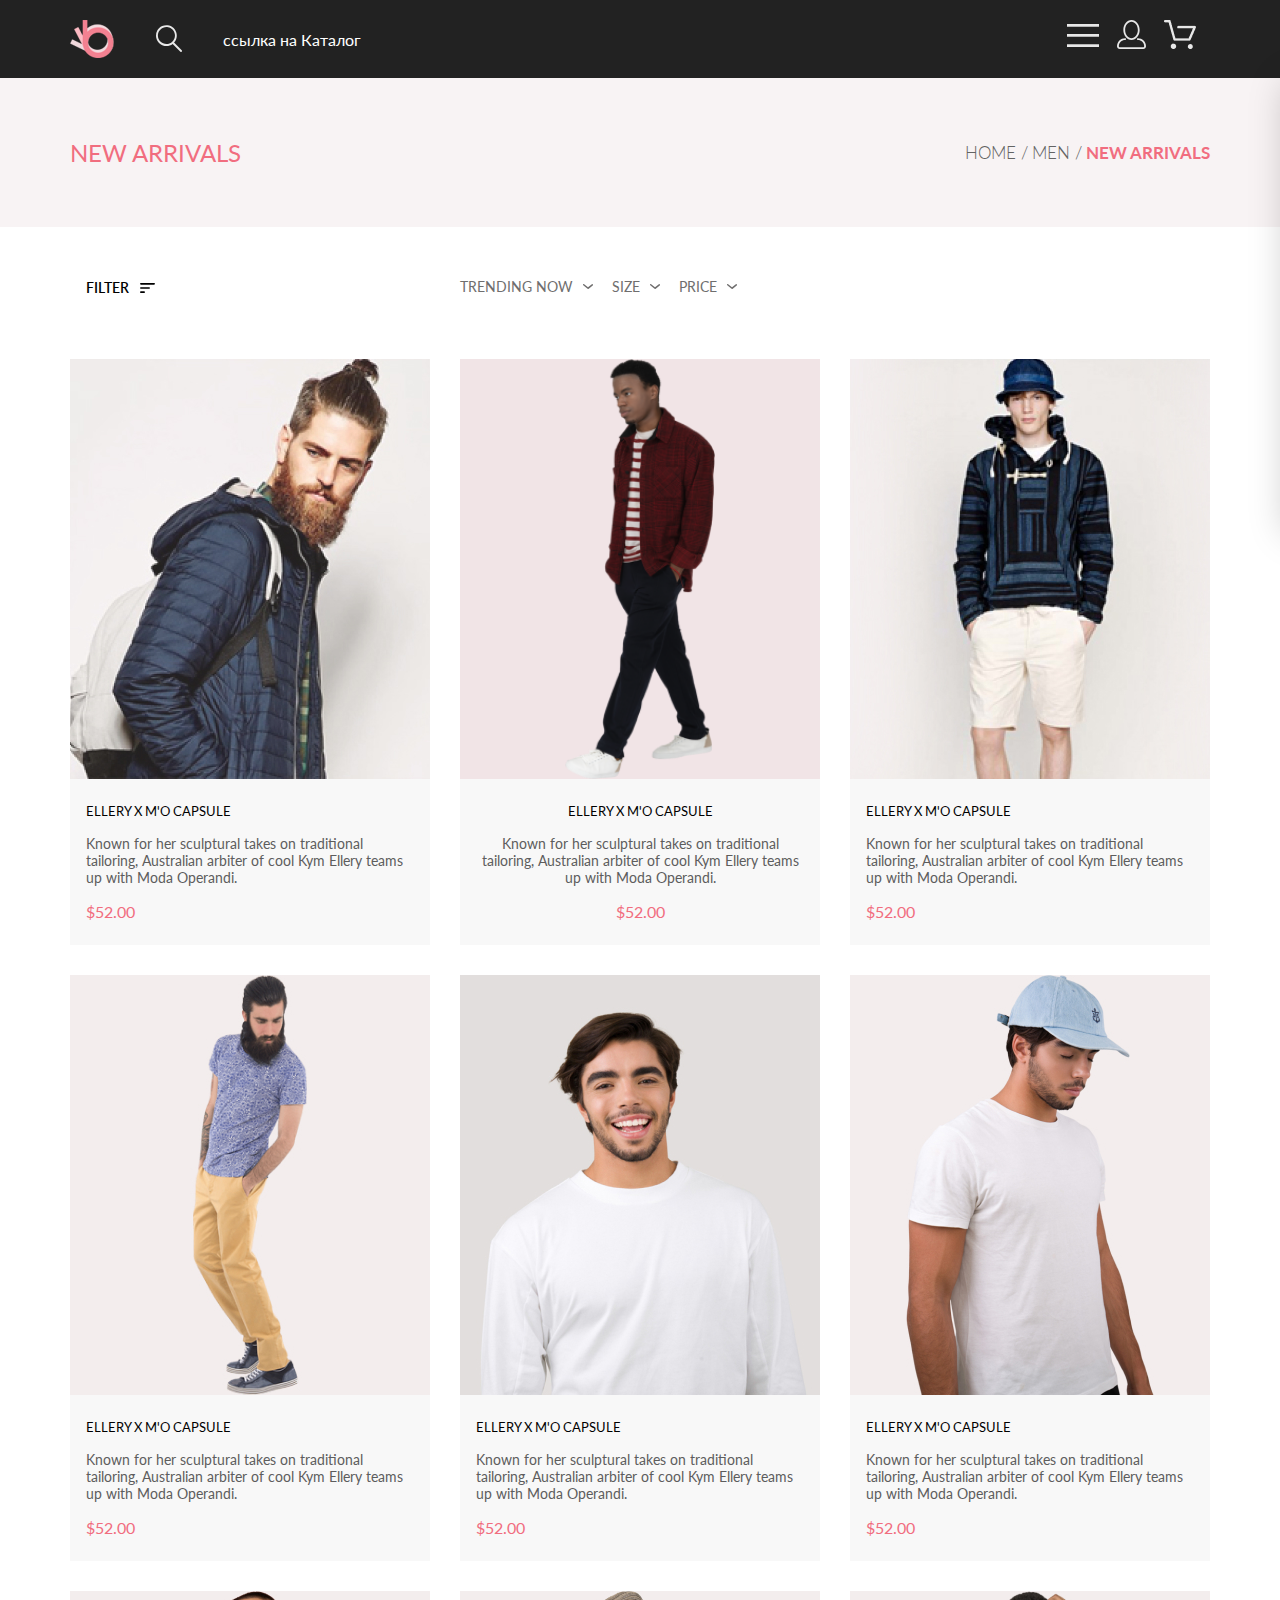
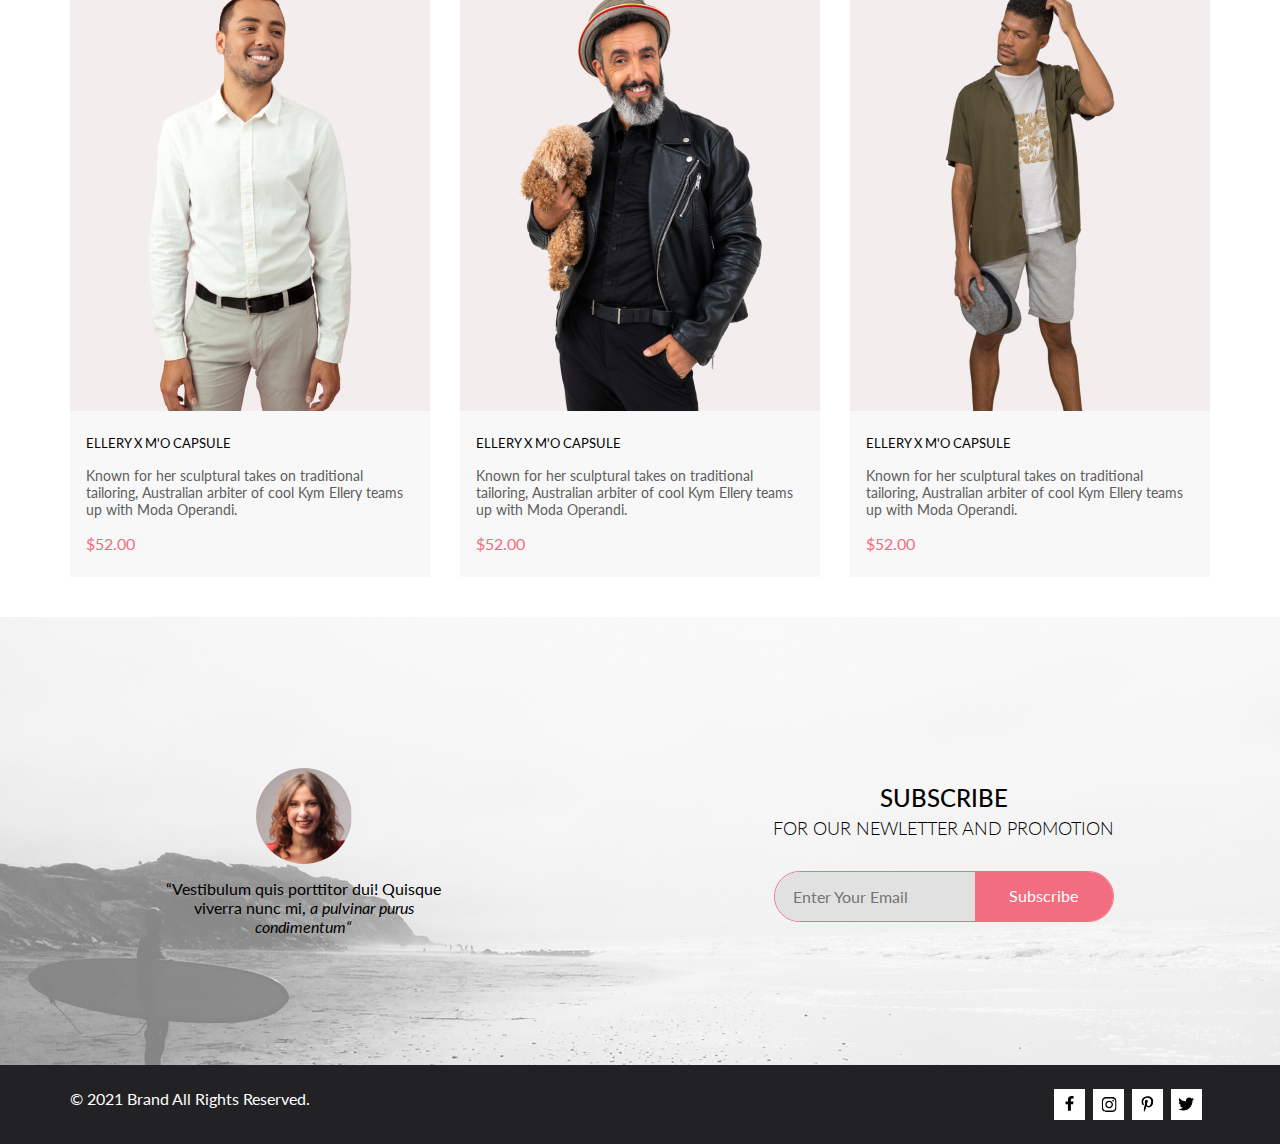
<file: index.html>
<!DOCTYPE html>
<html lang="en">
<head>
    <link rel="preconnect" href="https://fonts.googleapis.com">
    <link rel="preconnect" href="https://fonts.gstatic.com" crossorigin>
    <link href="https://fonts.googleapis.com/css2?family=Lato:wght@300;400;700&display=swap" rel="stylesheet">
    <meta charset="UTF-8">
    <meta http-equiv="X-UA-Compatible" content="IE=edge">
    <meta name="viewport" content="width=device-width, initial-scale=1.0">
    <title>Brand 2</title>
    <link rel="stylesheet" href="css/style.css">
    <link rel="stylesheet" href="css/reset.css">
</head>
<body>
    <div class="box-content">
        
        <header class="header center">
            <div class="header__left">
                <a href="index.html" class="logo"><img src="img/logo.svg" alt=""></a>
                <svg width="27" height="28" viewBox="0 0 27 28" fill="none" xmlns="http://www.w3.org/2000/svg">
                    <path d="M19.0589 17.6249C20.6705 15.8648 21.6275 13.6038 21.769 11.2215C21.9106 8.8392 21.2281 6.48075 19.8362 4.5422C18.4443 2.60365 16.4278 1.20306 14.1252 0.575643C11.8227 -0.0517774 9.37437 0.132183 7.19143 1.09663C5.0085 2.06108 3.22389 3.74727 2.1373 5.87205C1.05071 7.99682 0.728322 10.4308 1.22426 12.7652C1.72021 15.0996 3.00428 17.1922 4.86085 18.6917C6.71741 20.1912 9.0334 21.0063 11.4199 20.9999C13.6723 21.003 15.8638 20.269 17.6599 18.9099L25.4079 26.7169C25.4934 26.806 25.5958 26.8771 25.7091 26.926C25.8225 26.975 25.9444 27.0008 26.0679 27.0019C26.1916 27.0023 26.314 26.9772 26.4276 26.9282C26.5411 26.8792 26.6434 26.8072 26.7279 26.7169C26.9018 26.536 26.999 26.2949 26.999 26.0439C26.999 25.793 26.9018 25.5518 26.7279 25.3709L19.0589 17.6249ZM2.88589 10.4999C2.89873 8.81465 3.41021 7.17089 4.35586 5.77587C5.30151 4.38086 6.63899 3.29703 8.1997 2.66102C9.76042 2.02501 11.4745 1.86529 13.1258 2.202C14.7772 2.53871 16.2919 3.35678 17.479 4.55307C18.6661 5.74935 19.4725 7.27031 19.7965 8.92421C20.1204 10.5781 19.9475 12.2909 19.2995 13.8467C18.6515 15.4024 17.5574 16.7315 16.1551 17.6664C14.7529 18.6013 13.1052 19.1001 11.4199 19.0999C9.14843 19.0891 6.97409 18.1774 5.3741 16.5651C3.77412 14.9527 2.87924 12.7714 2.88589 10.4999Z" fill="#E8E8E8"/>
                    </svg>
                    <a class="link-catalog" href="catalog.html">ссылка на Каталог</a>
            </div>

            <div class="header__right">
                <label for="burger"><img class="header__burger-img" src="img/burger.svg" 
                    alt="burger-menu"></label>
                <input id="burger" type="checkbox">
                <nav class="nav">
                    <ul>
                        <div class="nav__title">MENU</div>
                        <li >
                            <a class="nav__link" href="#">WOMAN</a>
                            <ul>
                                <li class="nav__list"><a href="">T-Shirt</a></li>
                                <li class="nav__list"><a href="">Denim</a></li>
                                <li class="nav__list"><a href="">Dress</a></li>
                                <li class="nav__list"><a href="">Shoes</a></li>
                            </ul>
                        </li>
                        <li>
                            <a class="nav__link" href="#">MAN</a>
                            <ul>
                                <li class="nav__list"><a href="">T-Shirt</a></li>
                                <li class="nav__list"><a href="">Denim</a></li>
                                <li class="nav__list"><a href="">Dress</a></li>
                                <li class="nav__list"><a href="">Shoes</a></li>
                            </ul>
                        </li>
                        <li>
                            <a class="nav__link" href="#">KIDS</a>
                            <ul>
                                <li class="nav__list"><a href="">T-Shirt</a></li>
                                <li class="nav__list"><a href="">Denim</a></li>
                                <li class="nav__list"><a href="">Dress</a></li>
                                <li class="nav__list"><a href="">Shoes</a></li>
                            </ul>
                        </li>
                    </ul>
                    
                </nav>
                <img src="img/man-icon.svg" alt="man-icon">
                <img class="header__basket-icon" src="img/basket-icon.png" alt="basket-icon">
            </div>

        </header>
        <div class="top-head center">
            <h2 class="top-head__heading">NEW ARRIVALS</h2>
            <nav class="breadcrumbs">
                <a href="" class="breadcrumbs__link">HOME /</a>
                <a href="" class="breadcrumbs__link">MEN /</a>
                <a href="" class="breadcrumbs__link breadcrumbs__link_site">NEW ARRIVALS</a>
            </nav>
        </div>
    
        <div class="filter-sort center">
            <details class="filter" >
                <!-- open -->
                <summary class="filter__summary"><span class="filter__heading">FILTER</span>
                    <svg width="15" height="10" viewBox="0 0 15 10" fill="none" xmlns="http://www.w3.org/2000/svg">
                        <path d="M0.833333 10H4.16667C4.625 10 5 9.625 5 9.16667C5 8.70833 4.625 8.33333 4.16667 8.33333H0.833333C0.375 8.33333 0 8.70833 0 9.16667C0 9.625 0.375 10 0.833333 10ZM0 0.833333C0 1.29167 0.375 1.66667 0.833333 1.66667H14.1667C14.625 1.66667 15 1.29167 15 0.833333C15 0.375 14.625 0 14.1667 0H0.833333C0.375 0 0 0.375 0 0.833333ZM0.833333 5.83333H9.16667C9.625 5.83333 10 5.45833 10 5C10 4.54167 9.625 4.16667 9.16667 4.16667H0.833333C0.375 4.16667 0 4.54167 0 5C0 5.45833 0.375 5.83333 0.833333 5.83333Z" fill="black"/>
                        </svg>
                        
                </summary>
                <div class="filter__content">
                    <details open class="filter__item">
                        <summary class="filter__head">
                            CATEGORY
                        </summary>
                        <div class="filter__link-box">
                            <a href="" class="filter__link"> Accessories</a>
                        <a href="" class="filter__link"> Bags</a>
                        <a href="" class="filter__link"> Denim</a>
                        <a href="" class="filter__link"> Hoodies & Sweatshirts</a>
                        <a href="" class="filter__link"> Jackets & Coats</a>
                        <a href="" class="filter__link"> Polos</a>
                        <a href="" class="filter__link"> Shirts</a>
                        <a href="" class="filter__link"> Shoes</a>
                        <a href="" class="filter__link"> Sweaters & Knits</a>
                        <a href="" class="filter__link"> T-Shirts</a>
                        <a href="" class="filter__link"> Tanks</a>
                        </div>
                    </details>
                    <details class="filter__item">
                        <summary class="filter__head">
                            BRAND
                        </summary>
                        <div class="filter__link-box">
                            <a href="" class="filter__link"> Accessories</a>
                        <a href="" class="filter__link"> Bags</a>
                        <a href="" class="filter__link"> Denim</a>
                        <a href="" class="filter__link"> Hoodies & Sweatshirts</a>
                        <a href="" class="filter__link"> Jackets & Coats</a>
                        <a href="" class="filter__link"> Polos</a>
                        <a href="" class="filter__link"> Shirts</a>
                        <a href="" class="filter__link"> Shoes</a>
                        <a href="" class="filter__link"> Sweaters & Knits</a>
                        <a href="" class="filter__link"> T-Shirts</a>
                        <a href="" class="filter__link"> Tanks</a>
                        </div>
                    </details>
                    <details class="filter__item">
                        <summary class="filter__head">
                            DESIGN
                        </summary>
                        <div class="filter__link-box">
                            <a href="" class="filter__link"> Accessories</a>
                        <a href="" class="filter__link"> Bags</a>
                        <a href="" class="filter__link"> Denim</a>
                        <a href="" class="filter__link"> Hoodies & Sweatshirts</a>
                        <a href="" class="filter__link"> Jackets & Coats</a>
                        <a href="" class="filter__link"> Polos</a>
                        <a href="" class="filter__link"> Shirts</a>
                        <a href="" class="filter__link"> Shoes</a>
                        <a href="" class="filter__link"> Sweaters & Knits</a>
                        <a href="" class="filter__link"> T-Shirts</a>
                        <a href="" class="filter__link"> Tanks</a>
                        </div>
                    </details>
                </div>
            </details>
            <div class="sort">
                <details class="sort__details">
                    <summary class="sort__summary"><span class="sort__heading">TRENDING NOW</span>
                        <svg width="11" height="6" viewBox="0 0 11 6" fill="none" xmlns="http://www.w3.org/2000/svg">
                            <path d="M5.00214 5.00214C4.83521 5.00247 4.67343 4.94433 4.54488 4.83782L0.258102 1.2655C0.112196 1.14422 0.0204417 0.969958 0.00302325 0.781035C-0.0143952 0.592112 0.0439493 0.404007 0.165221 0.258101C0.286493 0.112196 0.460759 0.0204417 0.649682 0.00302327C0.838605 -0.0143952 1.02671 0.043949 1.17262 0.165221L5.00214 3.36602L8.83167 0.279536C8.90475 0.220188 8.98884 0.175869 9.0791 0.149125C9.16937 0.122382 9.26403 0.113741 9.35764 0.1237C9.45126 0.133659 9.54198 0.162021 9.6246 0.207156C9.70722 0.252292 9.7801 0.313311 9.83906 0.386705C9.90449 0.460167 9.95405 0.546351 9.98462 0.639855C10.0152 0.733359 10.0261 0.83217 10.0167 0.930097C10.0073 1.02802 9.97784 1.12296 9.93005 1.20895C9.88227 1.29494 9.81724 1.37013 9.73904 1.42982L5.45225 4.88068C5.32002 4.97036 5.16154 5.01312 5.00214 5.00214V5.00214Z" fill="#6F6E6E"/>
                            </svg>
                            
                    </summary>
                    <div class="sort__box">
                        <div class="sort__box_item"><a href="">Modern Color '24</a></div>
                        <div class="sort__box_item"><a href="">From Paris</a></div>
                        <div class="sort__box_item"><a href="">ECO Denim</a></div>
                    </div>
                </details>
    
                <details class="sort__details">
                    <summary class="sort__summary"><span class="sort__heading">SIZE</span>
                        <svg width="11" height="6" viewBox="0 0 11 6" fill="none" xmlns="http://www.w3.org/2000/svg">
                            <path d="M5.00214 5.00214C4.83521 5.00247 4.67343 4.94433 4.54488 4.83782L0.258102 1.2655C0.112196 1.14422 0.0204417 0.969958 0.00302325 0.781035C-0.0143952 0.592112 0.0439493 0.404007 0.165221 0.258101C0.286493 0.112196 0.460759 0.0204417 0.649682 0.00302327C0.838605 -0.0143952 1.02671 0.043949 1.17262 0.165221L5.00214 3.36602L8.83167 0.279536C8.90475 0.220188 8.98884 0.175869 9.0791 0.149125C9.16937 0.122382 9.26403 0.113741 9.35764 0.1237C9.45126 0.133659 9.54198 0.162021 9.6246 0.207156C9.70722 0.252292 9.7801 0.313311 9.83906 0.386705C9.90449 0.460167 9.95405 0.546351 9.98462 0.639855C10.0152 0.733359 10.0261 0.83217 10.0167 0.930097C10.0073 1.02802 9.97784 1.12296 9.93005 1.20895C9.88227 1.29494 9.81724 1.37013 9.73904 1.42982L5.45225 4.88068C5.32002 4.97036 5.16154 5.01312 5.00214 5.00214V5.00214Z" fill="#6F6E6E"/>
                            </svg>
                            
                    </summary>
                    <div class="sort__box">
                        <div class="sort__check">
                            <input id="sort__check1" type="checkbox">
                            <label for="sort__check1">XS</label>
                        </div>
    
                        <div class="sort__check">
                            <input id="sort__check2" type="checkbox">
                            <label for="sort__check2">S</label>
                        </div>
    
                        <div class="sort__check">
                            <input id="sort__check3" type="checkbox">
                            <label for="sort__check3">M</label>
                        </div>
    
                        <div class="sort__check">
                            <input id="sort__check4" type="checkbox">
                            <label for="sort__check4">L</label>
                        </div>
                    </div>
                </details>
    
                <details >
                    <summary class="sort__summary"><span class="sort__heading">PRICE</span>
                        <svg width="11" height="6" viewBox="0 0 11 6" fill="none" xmlns="http://www.w3.org/2000/svg">
                            <path d="M5.00214 5.00214C4.83521 5.00247 4.67343 4.94433 4.54488 4.83782L0.258102 1.2655C0.112196 1.14422 0.0204417 0.969958 0.00302325 0.781035C-0.0143952 0.592112 0.0439493 0.404007 0.165221 0.258101C0.286493 0.112196 0.460759 0.0204417 0.649682 0.00302327C0.838605 -0.0143952 1.02671 0.043949 1.17262 0.165221L5.00214 3.36602L8.83167 0.279536C8.90475 0.220188 8.98884 0.175869 9.0791 0.149125C9.16937 0.122382 9.26403 0.113741 9.35764 0.1237C9.45126 0.133659 9.54198 0.162021 9.6246 0.207156C9.70722 0.252292 9.7801 0.313311 9.83906 0.386705C9.90449 0.460167 9.95405 0.546351 9.98462 0.639855C10.0152 0.733359 10.0261 0.83217 10.0167 0.930097C10.0073 1.02802 9.97784 1.12296 9.93005 1.20895C9.88227 1.29494 9.81724 1.37013 9.73904 1.42982L5.45225 4.88068C5.32002 4.97036 5.16154 5.01312 5.00214 5.00214V5.00214Z" fill="#6F6E6E"/>
                            </svg>
                            
                    </summary>
                </details>
            </div>
        </div>
    
        <div class="product-box center">
            <div class="product">
                <div class="product__img-btn-wrap">
                    <div class="product__hide-wrapper">
                        <div class="product__hide-btn">
                            <svg width="27" height="25" viewBox="0 0 27 25" fill="none" xmlns="http://www.w3.org/2000/svg">
                                <path d="M5.49847 22.185C5.50635 21.752 5.64091 21.3309 5.88519 20.9748C6.12947 20.6186 6.47261 20.3431 6.87158 20.1828C7.27055 20.0226 7.7076 19.9848 8.12781 20.0741C8.54802 20.1635 8.93269 20.376 9.23358 20.685C9.53447 20.994 9.73817 21.3857 9.81909 21.811C9.90002 22.2363 9.85453 22.6763 9.68842 23.0756C9.52231 23.475 9.24296 23.8161 8.88538 24.0559C8.52779 24.2957 8.10791 24.4237 7.67847 24.4237C7.38956 24.4211 7.10399 24.3611 6.83807 24.2472C6.57216 24.1333 6.3311 23.9676 6.12866 23.7597C5.92623 23.5518 5.76639 23.3057 5.65826 23.0355C5.55013 22.7653 5.49584 22.4763 5.49847 22.185ZM21.3045 24.4237C20.8711 24.4303 20.4453 24.3087 20.0797 24.074C19.7141 23.8393 19.4247 23.5017 19.2471 23.103C19.0696 22.7042 19.0117 22.2618 19.0806 21.8303C19.1496 21.3988 19.3423 20.9971 19.6351 20.6748C19.9278 20.3524 20.3077 20.1236 20.728 20.0165C21.1482 19.9095 21.5903 19.929 21.9997 20.0724C22.4091 20.2159 22.7679 20.4771 23.0317 20.8238C23.2956 21.1706 23.453 21.5877 23.4845 22.0236C23.5269 22.6155 23.3369 23.2004 22.9555 23.6523C22.7706 23.8745 22.5436 24.0574 22.2877 24.1901C22.0319 24.3227 21.7524 24.4025 21.4655 24.4247L21.3045 24.4237ZM8.59351 17.4855C8.38116 17.4851 8.17488 17.414 8.00671 17.2833C7.83855 17.1525 7.71792 16.9694 7.66351 16.7624L3.73651 2.19527H0.978516C0.719001 2.19527 0.470064 2.09128 0.28656 1.90622C0.103056 1.72116 0 1.47018 0 1.20847C0 0.946764 0.103056 0.695782 0.28656 0.510726C0.470064 0.325669 0.719001 0.22168 0.978516 0.22168H4.45752C4.66982 0.222254 4.876 0.293463 5.04413 0.424184C5.21226 0.554905 5.33295 0.737883 5.38751 0.944787L9.31451 15.5119H20.0185L23.5765 7.12665H11.7185C11.459 7.12665 11.2101 7.02266 11.0266 6.83761C10.8431 6.65255 10.74 6.40157 10.74 6.13986C10.74 5.87815 10.8431 5.62717 11.0266 5.44211C11.2101 5.25705 11.459 5.15306 11.7185 5.15306H25.0535C25.2131 5.15352 25.3701 5.19451 25.5099 5.27223C25.6497 5.34995 25.7679 5.46195 25.8535 5.59784C25.9413 5.73569 25.9945 5.89303 26.0084 6.05627C26.0224 6.21951 25.9966 6.38368 25.9335 6.53465L21.5425 16.8935C21.469 17.0684 21.3462 17.2177 21.1895 17.3229C21.0327 17.4281 20.8488 17.4846 20.6605 17.4855H8.59351Z" fill="#FFFFFF"/>
                                </svg>
                                Add to Cart
                        </div>
                    </div>
                    <img class="product__img" src="img/product1.jpg" alt="product">
                </div>
                <div class="product__content">
                    <a href="#" class="product__name">ELLERY X M'O CAPSULE</a>
                    <p class="product__text">
                        Known for her sculptural takes on traditional tailoring, Australian arbiter of cool Kym Ellery teams up with Moda Operandi.
                    </p>
                    <p class="product__price">$52.00</p>
                </div>
            </div>
            <div class="product product__img-pink">
                <div class="product__img-btn-wrap">
                    <div class="product__hide-wrapper">
                        <div class="product__hide-btn">
                            <svg width="27" height="25" viewBox="0 0 27 25" fill="none" xmlns="http://www.w3.org/2000/svg">
                                <path d="M5.49847 22.185C5.50635 21.752 5.64091 21.3309 5.88519 20.9748C6.12947 20.6186 6.47261 20.3431 6.87158 20.1828C7.27055 20.0226 7.7076 19.9848 8.12781 20.0741C8.54802 20.1635 8.93269 20.376 9.23358 20.685C9.53447 20.994 9.73817 21.3857 9.81909 21.811C9.90002 22.2363 9.85453 22.6763 9.68842 23.0756C9.52231 23.475 9.24296 23.8161 8.88538 24.0559C8.52779 24.2957 8.10791 24.4237 7.67847 24.4237C7.38956 24.4211 7.10399 24.3611 6.83807 24.2472C6.57216 24.1333 6.3311 23.9676 6.12866 23.7597C5.92623 23.5518 5.76639 23.3057 5.65826 23.0355C5.55013 22.7653 5.49584 22.4763 5.49847 22.185ZM21.3045 24.4237C20.8711 24.4303 20.4453 24.3087 20.0797 24.074C19.7141 23.8393 19.4247 23.5017 19.2471 23.103C19.0696 22.7042 19.0117 22.2618 19.0806 21.8303C19.1496 21.3988 19.3423 20.9971 19.6351 20.6748C19.9278 20.3524 20.3077 20.1236 20.728 20.0165C21.1482 19.9095 21.5903 19.929 21.9997 20.0724C22.4091 20.2159 22.7679 20.4771 23.0317 20.8238C23.2956 21.1706 23.453 21.5877 23.4845 22.0236C23.5269 22.6155 23.3369 23.2004 22.9555 23.6523C22.7706 23.8745 22.5436 24.0574 22.2877 24.1901C22.0319 24.3227 21.7524 24.4025 21.4655 24.4247L21.3045 24.4237ZM8.59351 17.4855C8.38116 17.4851 8.17488 17.414 8.00671 17.2833C7.83855 17.1525 7.71792 16.9694 7.66351 16.7624L3.73651 2.19527H0.978516C0.719001 2.19527 0.470064 2.09128 0.28656 1.90622C0.103056 1.72116 0 1.47018 0 1.20847C0 0.946764 0.103056 0.695782 0.28656 0.510726C0.470064 0.325669 0.719001 0.22168 0.978516 0.22168H4.45752C4.66982 0.222254 4.876 0.293463 5.04413 0.424184C5.21226 0.554905 5.33295 0.737883 5.38751 0.944787L9.31451 15.5119H20.0185L23.5765 7.12665H11.7185C11.459 7.12665 11.2101 7.02266 11.0266 6.83761C10.8431 6.65255 10.74 6.40157 10.74 6.13986C10.74 5.87815 10.8431 5.62717 11.0266 5.44211C11.2101 5.25705 11.459 5.15306 11.7185 5.15306H25.0535C25.2131 5.15352 25.3701 5.19451 25.5099 5.27223C25.6497 5.34995 25.7679 5.46195 25.8535 5.59784C25.9413 5.73569 25.9945 5.89303 26.0084 6.05627C26.0224 6.21951 25.9966 6.38368 25.9335 6.53465L21.5425 16.8935C21.469 17.0684 21.3462 17.2177 21.1895 17.3229C21.0327 17.4281 20.8488 17.4846 20.6605 17.4855H8.59351Z" fill="#FFFFFF"/>
                                </svg>
                                Add to Cart
                        </div>
                    </div>
                    <img class="product__img product__img_pink" src="img/product2.png" alt="product">
                </div>
                <div class="product__content">
                    <a href="#" class="product__name">ELLERY X M'O CAPSULE</a>
                    <p class="product__text">
                        Known for her sculptural takes on traditional tailoring, Australian arbiter of cool Kym Ellery teams up with Moda Operandi.
                    </p>
                    <p class="product__price">$52.00</p>
                </div>
            </div>
    
            <div class="product">
                <div class="product__img-btn-wrap">
                    <div class="product__hide-wrapper">
                        <div class="product__hide-btn">
                            <svg width="27" height="25" viewBox="0 0 27 25" fill="none" xmlns="http://www.w3.org/2000/svg">
                                <path d="M5.49847 22.185C5.50635 21.752 5.64091 21.3309 5.88519 20.9748C6.12947 20.6186 6.47261 20.3431 6.87158 20.1828C7.27055 20.0226 7.7076 19.9848 8.12781 20.0741C8.54802 20.1635 8.93269 20.376 9.23358 20.685C9.53447 20.994 9.73817 21.3857 9.81909 21.811C9.90002 22.2363 9.85453 22.6763 9.68842 23.0756C9.52231 23.475 9.24296 23.8161 8.88538 24.0559C8.52779 24.2957 8.10791 24.4237 7.67847 24.4237C7.38956 24.4211 7.10399 24.3611 6.83807 24.2472C6.57216 24.1333 6.3311 23.9676 6.12866 23.7597C5.92623 23.5518 5.76639 23.3057 5.65826 23.0355C5.55013 22.7653 5.49584 22.4763 5.49847 22.185ZM21.3045 24.4237C20.8711 24.4303 20.4453 24.3087 20.0797 24.074C19.7141 23.8393 19.4247 23.5017 19.2471 23.103C19.0696 22.7042 19.0117 22.2618 19.0806 21.8303C19.1496 21.3988 19.3423 20.9971 19.6351 20.6748C19.9278 20.3524 20.3077 20.1236 20.728 20.0165C21.1482 19.9095 21.5903 19.929 21.9997 20.0724C22.4091 20.2159 22.7679 20.4771 23.0317 20.8238C23.2956 21.1706 23.453 21.5877 23.4845 22.0236C23.5269 22.6155 23.3369 23.2004 22.9555 23.6523C22.7706 23.8745 22.5436 24.0574 22.2877 24.1901C22.0319 24.3227 21.7524 24.4025 21.4655 24.4247L21.3045 24.4237ZM8.59351 17.4855C8.38116 17.4851 8.17488 17.414 8.00671 17.2833C7.83855 17.1525 7.71792 16.9694 7.66351 16.7624L3.73651 2.19527H0.978516C0.719001 2.19527 0.470064 2.09128 0.28656 1.90622C0.103056 1.72116 0 1.47018 0 1.20847C0 0.946764 0.103056 0.695782 0.28656 0.510726C0.470064 0.325669 0.719001 0.22168 0.978516 0.22168H4.45752C4.66982 0.222254 4.876 0.293463 5.04413 0.424184C5.21226 0.554905 5.33295 0.737883 5.38751 0.944787L9.31451 15.5119H20.0185L23.5765 7.12665H11.7185C11.459 7.12665 11.2101 7.02266 11.0266 6.83761C10.8431 6.65255 10.74 6.40157 10.74 6.13986C10.74 5.87815 10.8431 5.62717 11.0266 5.44211C11.2101 5.25705 11.459 5.15306 11.7185 5.15306H25.0535C25.2131 5.15352 25.3701 5.19451 25.5099 5.27223C25.6497 5.34995 25.7679 5.46195 25.8535 5.59784C25.9413 5.73569 25.9945 5.89303 26.0084 6.05627C26.0224 6.21951 25.9966 6.38368 25.9335 6.53465L21.5425 16.8935C21.469 17.0684 21.3462 17.2177 21.1895 17.3229C21.0327 17.4281 20.8488 17.4846 20.6605 17.4855H8.59351Z" fill="#FFFFFF"/>
                                </svg>
                                Add to Cart
                        </div>
                    </div>
                    <img class="product__img" src="img/product3.jpg" alt="product">
                </div>
                <div class="product__content">
                    <a href="#" class="product__name">ELLERY X M'O CAPSULE</a>
                    <p class="product__text">
                        Known for her sculptural takes on traditional tailoring, Australian arbiter of cool Kym Ellery teams up with Moda Operandi.
                    </p>
                    <p class="product__price">$52.00</p>
                </div>
            </div>

            <div class="product">
                <div class="product__img-btn-wrap">
                    <div class="product__hide-wrapper">
                        <div class="product__hide-btn">
                            <svg width="27" height="25" viewBox="0 0 27 25" fill="none" xmlns="http://www.w3.org/2000/svg">
                                <path d="M5.49847 22.185C5.50635 21.752 5.64091 21.3309 5.88519 20.9748C6.12947 20.6186 6.47261 20.3431 6.87158 20.1828C7.27055 20.0226 7.7076 19.9848 8.12781 20.0741C8.54802 20.1635 8.93269 20.376 9.23358 20.685C9.53447 20.994 9.73817 21.3857 9.81909 21.811C9.90002 22.2363 9.85453 22.6763 9.68842 23.0756C9.52231 23.475 9.24296 23.8161 8.88538 24.0559C8.52779 24.2957 8.10791 24.4237 7.67847 24.4237C7.38956 24.4211 7.10399 24.3611 6.83807 24.2472C6.57216 24.1333 6.3311 23.9676 6.12866 23.7597C5.92623 23.5518 5.76639 23.3057 5.65826 23.0355C5.55013 22.7653 5.49584 22.4763 5.49847 22.185ZM21.3045 24.4237C20.8711 24.4303 20.4453 24.3087 20.0797 24.074C19.7141 23.8393 19.4247 23.5017 19.2471 23.103C19.0696 22.7042 19.0117 22.2618 19.0806 21.8303C19.1496 21.3988 19.3423 20.9971 19.6351 20.6748C19.9278 20.3524 20.3077 20.1236 20.728 20.0165C21.1482 19.9095 21.5903 19.929 21.9997 20.0724C22.4091 20.2159 22.7679 20.4771 23.0317 20.8238C23.2956 21.1706 23.453 21.5877 23.4845 22.0236C23.5269 22.6155 23.3369 23.2004 22.9555 23.6523C22.7706 23.8745 22.5436 24.0574 22.2877 24.1901C22.0319 24.3227 21.7524 24.4025 21.4655 24.4247L21.3045 24.4237ZM8.59351 17.4855C8.38116 17.4851 8.17488 17.414 8.00671 17.2833C7.83855 17.1525 7.71792 16.9694 7.66351 16.7624L3.73651 2.19527H0.978516C0.719001 2.19527 0.470064 2.09128 0.28656 1.90622C0.103056 1.72116 0 1.47018 0 1.20847C0 0.946764 0.103056 0.695782 0.28656 0.510726C0.470064 0.325669 0.719001 0.22168 0.978516 0.22168H4.45752C4.66982 0.222254 4.876 0.293463 5.04413 0.424184C5.21226 0.554905 5.33295 0.737883 5.38751 0.944787L9.31451 15.5119H20.0185L23.5765 7.12665H11.7185C11.459 7.12665 11.2101 7.02266 11.0266 6.83761C10.8431 6.65255 10.74 6.40157 10.74 6.13986C10.74 5.87815 10.8431 5.62717 11.0266 5.44211C11.2101 5.25705 11.459 5.15306 11.7185 5.15306H25.0535C25.2131 5.15352 25.3701 5.19451 25.5099 5.27223C25.6497 5.34995 25.7679 5.46195 25.8535 5.59784C25.9413 5.73569 25.9945 5.89303 26.0084 6.05627C26.0224 6.21951 25.9966 6.38368 25.9335 6.53465L21.5425 16.8935C21.469 17.0684 21.3462 17.2177 21.1895 17.3229C21.0327 17.4281 20.8488 17.4846 20.6605 17.4855H8.59351Z" fill="#FFFFFF"/>
                                </svg>
                                Add to Cart
                        </div>
                    </div>
                    <img class="product__img" src="img/product4.jpg" alt="product">
                </div>
                <div class="product__content">
                    <a href="#" class="product__name">ELLERY X M'O CAPSULE</a>
                    <p class="product__text">
                        Known for her sculptural takes on traditional tailoring, Australian arbiter of cool Kym Ellery teams up with Moda Operandi.
                    </p>
                    <p class="product__price">$52.00</p>
                </div>
            </div>

            <div class="product">
                <div class="product__img-btn-wrap">
                    <div class="product__hide-wrapper">
                        <div class="product__hide-btn">
                            <svg width="27" height="25" viewBox="0 0 27 25" fill="none" xmlns="http://www.w3.org/2000/svg">
                                <path d="M5.49847 22.185C5.50635 21.752 5.64091 21.3309 5.88519 20.9748C6.12947 20.6186 6.47261 20.3431 6.87158 20.1828C7.27055 20.0226 7.7076 19.9848 8.12781 20.0741C8.54802 20.1635 8.93269 20.376 9.23358 20.685C9.53447 20.994 9.73817 21.3857 9.81909 21.811C9.90002 22.2363 9.85453 22.6763 9.68842 23.0756C9.52231 23.475 9.24296 23.8161 8.88538 24.0559C8.52779 24.2957 8.10791 24.4237 7.67847 24.4237C7.38956 24.4211 7.10399 24.3611 6.83807 24.2472C6.57216 24.1333 6.3311 23.9676 6.12866 23.7597C5.92623 23.5518 5.76639 23.3057 5.65826 23.0355C5.55013 22.7653 5.49584 22.4763 5.49847 22.185ZM21.3045 24.4237C20.8711 24.4303 20.4453 24.3087 20.0797 24.074C19.7141 23.8393 19.4247 23.5017 19.2471 23.103C19.0696 22.7042 19.0117 22.2618 19.0806 21.8303C19.1496 21.3988 19.3423 20.9971 19.6351 20.6748C19.9278 20.3524 20.3077 20.1236 20.728 20.0165C21.1482 19.9095 21.5903 19.929 21.9997 20.0724C22.4091 20.2159 22.7679 20.4771 23.0317 20.8238C23.2956 21.1706 23.453 21.5877 23.4845 22.0236C23.5269 22.6155 23.3369 23.2004 22.9555 23.6523C22.7706 23.8745 22.5436 24.0574 22.2877 24.1901C22.0319 24.3227 21.7524 24.4025 21.4655 24.4247L21.3045 24.4237ZM8.59351 17.4855C8.38116 17.4851 8.17488 17.414 8.00671 17.2833C7.83855 17.1525 7.71792 16.9694 7.66351 16.7624L3.73651 2.19527H0.978516C0.719001 2.19527 0.470064 2.09128 0.28656 1.90622C0.103056 1.72116 0 1.47018 0 1.20847C0 0.946764 0.103056 0.695782 0.28656 0.510726C0.470064 0.325669 0.719001 0.22168 0.978516 0.22168H4.45752C4.66982 0.222254 4.876 0.293463 5.04413 0.424184C5.21226 0.554905 5.33295 0.737883 5.38751 0.944787L9.31451 15.5119H20.0185L23.5765 7.12665H11.7185C11.459 7.12665 11.2101 7.02266 11.0266 6.83761C10.8431 6.65255 10.74 6.40157 10.74 6.13986C10.74 5.87815 10.8431 5.62717 11.0266 5.44211C11.2101 5.25705 11.459 5.15306 11.7185 5.15306H25.0535C25.2131 5.15352 25.3701 5.19451 25.5099 5.27223C25.6497 5.34995 25.7679 5.46195 25.8535 5.59784C25.9413 5.73569 25.9945 5.89303 26.0084 6.05627C26.0224 6.21951 25.9966 6.38368 25.9335 6.53465L21.5425 16.8935C21.469 17.0684 21.3462 17.2177 21.1895 17.3229C21.0327 17.4281 20.8488 17.4846 20.6605 17.4855H8.59351Z" fill="#FFFFFF"/>
                                </svg>
                                Add to Cart
                        </div>
                    </div>
                    <img class="product__img" src="img/product5.jpg" alt="product">
                </div>
                <div class="product__content">
                    <a href="#" class="product__name">ELLERY X M'O CAPSULE</a>
                    <p class="product__text">
                        Known for her sculptural takes on traditional tailoring, Australian arbiter of cool Kym Ellery teams up with Moda Operandi.
                    </p>
                    <p class="product__price">$52.00</p>
                </div>
            </div>
            <div class="product">
                <div class="product__img-btn-wrap">
                    <div class="product__hide-wrapper">
                        <div class="product__hide-btn">
                            <svg width="27" height="25" viewBox="0 0 27 25" fill="none" xmlns="http://www.w3.org/2000/svg">
                                <path d="M5.49847 22.185C5.50635 21.752 5.64091 21.3309 5.88519 20.9748C6.12947 20.6186 6.47261 20.3431 6.87158 20.1828C7.27055 20.0226 7.7076 19.9848 8.12781 20.0741C8.54802 20.1635 8.93269 20.376 9.23358 20.685C9.53447 20.994 9.73817 21.3857 9.81909 21.811C9.90002 22.2363 9.85453 22.6763 9.68842 23.0756C9.52231 23.475 9.24296 23.8161 8.88538 24.0559C8.52779 24.2957 8.10791 24.4237 7.67847 24.4237C7.38956 24.4211 7.10399 24.3611 6.83807 24.2472C6.57216 24.1333 6.3311 23.9676 6.12866 23.7597C5.92623 23.5518 5.76639 23.3057 5.65826 23.0355C5.55013 22.7653 5.49584 22.4763 5.49847 22.185ZM21.3045 24.4237C20.8711 24.4303 20.4453 24.3087 20.0797 24.074C19.7141 23.8393 19.4247 23.5017 19.2471 23.103C19.0696 22.7042 19.0117 22.2618 19.0806 21.8303C19.1496 21.3988 19.3423 20.9971 19.6351 20.6748C19.9278 20.3524 20.3077 20.1236 20.728 20.0165C21.1482 19.9095 21.5903 19.929 21.9997 20.0724C22.4091 20.2159 22.7679 20.4771 23.0317 20.8238C23.2956 21.1706 23.453 21.5877 23.4845 22.0236C23.5269 22.6155 23.3369 23.2004 22.9555 23.6523C22.7706 23.8745 22.5436 24.0574 22.2877 24.1901C22.0319 24.3227 21.7524 24.4025 21.4655 24.4247L21.3045 24.4237ZM8.59351 17.4855C8.38116 17.4851 8.17488 17.414 8.00671 17.2833C7.83855 17.1525 7.71792 16.9694 7.66351 16.7624L3.73651 2.19527H0.978516C0.719001 2.19527 0.470064 2.09128 0.28656 1.90622C0.103056 1.72116 0 1.47018 0 1.20847C0 0.946764 0.103056 0.695782 0.28656 0.510726C0.470064 0.325669 0.719001 0.22168 0.978516 0.22168H4.45752C4.66982 0.222254 4.876 0.293463 5.04413 0.424184C5.21226 0.554905 5.33295 0.737883 5.38751 0.944787L9.31451 15.5119H20.0185L23.5765 7.12665H11.7185C11.459 7.12665 11.2101 7.02266 11.0266 6.83761C10.8431 6.65255 10.74 6.40157 10.74 6.13986C10.74 5.87815 10.8431 5.62717 11.0266 5.44211C11.2101 5.25705 11.459 5.15306 11.7185 5.15306H25.0535C25.2131 5.15352 25.3701 5.19451 25.5099 5.27223C25.6497 5.34995 25.7679 5.46195 25.8535 5.59784C25.9413 5.73569 25.9945 5.89303 26.0084 6.05627C26.0224 6.21951 25.9966 6.38368 25.9335 6.53465L21.5425 16.8935C21.469 17.0684 21.3462 17.2177 21.1895 17.3229C21.0327 17.4281 20.8488 17.4846 20.6605 17.4855H8.59351Z" fill="#FFFFFF"/>
                                </svg>
                                Add to Cart
                        </div>
                    </div>
                    <img class="product__img" src="img/product6.jpg" alt="product">
                </div>
                <div class="product__content">
                    <a href="#" class="product__name">ELLERY X M'O CAPSULE</a>
                    <p class="product__text">
                        Known for her sculptural takes on traditional tailoring, Australian arbiter of cool Kym Ellery teams up with Moda Operandi.
                    </p>
                    <p class="product__price">$52.00</p>
                </div>
            </div>

            <div class="product">
                <div class="product__img-btn-wrap">
                    <div class="product__hide-wrapper">
                        <div class="product__hide-btn">
                            <svg width="27" height="25" viewBox="0 0 27 25" fill="none" xmlns="http://www.w3.org/2000/svg">
                                <path d="M5.49847 22.185C5.50635 21.752 5.64091 21.3309 5.88519 20.9748C6.12947 20.6186 6.47261 20.3431 6.87158 20.1828C7.27055 20.0226 7.7076 19.9848 8.12781 20.0741C8.54802 20.1635 8.93269 20.376 9.23358 20.685C9.53447 20.994 9.73817 21.3857 9.81909 21.811C9.90002 22.2363 9.85453 22.6763 9.68842 23.0756C9.52231 23.475 9.24296 23.8161 8.88538 24.0559C8.52779 24.2957 8.10791 24.4237 7.67847 24.4237C7.38956 24.4211 7.10399 24.3611 6.83807 24.2472C6.57216 24.1333 6.3311 23.9676 6.12866 23.7597C5.92623 23.5518 5.76639 23.3057 5.65826 23.0355C5.55013 22.7653 5.49584 22.4763 5.49847 22.185ZM21.3045 24.4237C20.8711 24.4303 20.4453 24.3087 20.0797 24.074C19.7141 23.8393 19.4247 23.5017 19.2471 23.103C19.0696 22.7042 19.0117 22.2618 19.0806 21.8303C19.1496 21.3988 19.3423 20.9971 19.6351 20.6748C19.9278 20.3524 20.3077 20.1236 20.728 20.0165C21.1482 19.9095 21.5903 19.929 21.9997 20.0724C22.4091 20.2159 22.7679 20.4771 23.0317 20.8238C23.2956 21.1706 23.453 21.5877 23.4845 22.0236C23.5269 22.6155 23.3369 23.2004 22.9555 23.6523C22.7706 23.8745 22.5436 24.0574 22.2877 24.1901C22.0319 24.3227 21.7524 24.4025 21.4655 24.4247L21.3045 24.4237ZM8.59351 17.4855C8.38116 17.4851 8.17488 17.414 8.00671 17.2833C7.83855 17.1525 7.71792 16.9694 7.66351 16.7624L3.73651 2.19527H0.978516C0.719001 2.19527 0.470064 2.09128 0.28656 1.90622C0.103056 1.72116 0 1.47018 0 1.20847C0 0.946764 0.103056 0.695782 0.28656 0.510726C0.470064 0.325669 0.719001 0.22168 0.978516 0.22168H4.45752C4.66982 0.222254 4.876 0.293463 5.04413 0.424184C5.21226 0.554905 5.33295 0.737883 5.38751 0.944787L9.31451 15.5119H20.0185L23.5765 7.12665H11.7185C11.459 7.12665 11.2101 7.02266 11.0266 6.83761C10.8431 6.65255 10.74 6.40157 10.74 6.13986C10.74 5.87815 10.8431 5.62717 11.0266 5.44211C11.2101 5.25705 11.459 5.15306 11.7185 5.15306H25.0535C25.2131 5.15352 25.3701 5.19451 25.5099 5.27223C25.6497 5.34995 25.7679 5.46195 25.8535 5.59784C25.9413 5.73569 25.9945 5.89303 26.0084 6.05627C26.0224 6.21951 25.9966 6.38368 25.9335 6.53465L21.5425 16.8935C21.469 17.0684 21.3462 17.2177 21.1895 17.3229C21.0327 17.4281 20.8488 17.4846 20.6605 17.4855H8.59351Z" fill="#FFFFFF"/>
                                </svg>
                                Add to Cart
                        </div>
                    </div>
                    <img class="product__img" src="img/product7.jpg" alt="product">
                </div>
                <div class="product__content">
                    <a href="#" class="product__name">ELLERY X M'O CAPSULE</a>
                    <p class="product__text">
                        Known for her sculptural takes on traditional tailoring, Australian arbiter of cool Kym Ellery teams up with Moda Operandi.
                    </p>
                    <p class="product__price">$52.00</p>
                </div>
            </div>

            <div class="product">
                <div class="product__img-btn-wrap">
                    <div class="product__hide-wrapper">
                        <div class="product__hide-btn">
                            <svg width="27" height="25" viewBox="0 0 27 25" fill="none" xmlns="http://www.w3.org/2000/svg">
                                <path d="M5.49847 22.185C5.50635 21.752 5.64091 21.3309 5.88519 20.9748C6.12947 20.6186 6.47261 20.3431 6.87158 20.1828C7.27055 20.0226 7.7076 19.9848 8.12781 20.0741C8.54802 20.1635 8.93269 20.376 9.23358 20.685C9.53447 20.994 9.73817 21.3857 9.81909 21.811C9.90002 22.2363 9.85453 22.6763 9.68842 23.0756C9.52231 23.475 9.24296 23.8161 8.88538 24.0559C8.52779 24.2957 8.10791 24.4237 7.67847 24.4237C7.38956 24.4211 7.10399 24.3611 6.83807 24.2472C6.57216 24.1333 6.3311 23.9676 6.12866 23.7597C5.92623 23.5518 5.76639 23.3057 5.65826 23.0355C5.55013 22.7653 5.49584 22.4763 5.49847 22.185ZM21.3045 24.4237C20.8711 24.4303 20.4453 24.3087 20.0797 24.074C19.7141 23.8393 19.4247 23.5017 19.2471 23.103C19.0696 22.7042 19.0117 22.2618 19.0806 21.8303C19.1496 21.3988 19.3423 20.9971 19.6351 20.6748C19.9278 20.3524 20.3077 20.1236 20.728 20.0165C21.1482 19.9095 21.5903 19.929 21.9997 20.0724C22.4091 20.2159 22.7679 20.4771 23.0317 20.8238C23.2956 21.1706 23.453 21.5877 23.4845 22.0236C23.5269 22.6155 23.3369 23.2004 22.9555 23.6523C22.7706 23.8745 22.5436 24.0574 22.2877 24.1901C22.0319 24.3227 21.7524 24.4025 21.4655 24.4247L21.3045 24.4237ZM8.59351 17.4855C8.38116 17.4851 8.17488 17.414 8.00671 17.2833C7.83855 17.1525 7.71792 16.9694 7.66351 16.7624L3.73651 2.19527H0.978516C0.719001 2.19527 0.470064 2.09128 0.28656 1.90622C0.103056 1.72116 0 1.47018 0 1.20847C0 0.946764 0.103056 0.695782 0.28656 0.510726C0.470064 0.325669 0.719001 0.22168 0.978516 0.22168H4.45752C4.66982 0.222254 4.876 0.293463 5.04413 0.424184C5.21226 0.554905 5.33295 0.737883 5.38751 0.944787L9.31451 15.5119H20.0185L23.5765 7.12665H11.7185C11.459 7.12665 11.2101 7.02266 11.0266 6.83761C10.8431 6.65255 10.74 6.40157 10.74 6.13986C10.74 5.87815 10.8431 5.62717 11.0266 5.44211C11.2101 5.25705 11.459 5.15306 11.7185 5.15306H25.0535C25.2131 5.15352 25.3701 5.19451 25.5099 5.27223C25.6497 5.34995 25.7679 5.46195 25.8535 5.59784C25.9413 5.73569 25.9945 5.89303 26.0084 6.05627C26.0224 6.21951 25.9966 6.38368 25.9335 6.53465L21.5425 16.8935C21.469 17.0684 21.3462 17.2177 21.1895 17.3229C21.0327 17.4281 20.8488 17.4846 20.6605 17.4855H8.59351Z" fill="#FFFFFF"/>
                                </svg>
                                Add to Cart
                        </div>
                    </div>
                    <img class="product__img" src="img/product8.jpg" alt="product">
                </div>
                <div class="product__content">
                    <a href="#" class="product__name">ELLERY X M'O CAPSULE</a>
                    <p class="product__text">
                        Known for her sculptural takes on traditional tailoring, Australian arbiter of cool Kym Ellery teams up with Moda Operandi.
                    </p>
                    <p class="product__price">$52.00</p>
                </div>
            </div>

            <div class="product">
                <div class="product__img-btn-wrap">
                    <div class="product__hide-wrapper">
                        <div class="product__hide-btn">
                            <svg width="27" height="25" viewBox="0 0 27 25" fill="none" xmlns="http://www.w3.org/2000/svg">
                                <path d="M5.49847 22.185C5.50635 21.752 5.64091 21.3309 5.88519 20.9748C6.12947 20.6186 6.47261 20.3431 6.87158 20.1828C7.27055 20.0226 7.7076 19.9848 8.12781 20.0741C8.54802 20.1635 8.93269 20.376 9.23358 20.685C9.53447 20.994 9.73817 21.3857 9.81909 21.811C9.90002 22.2363 9.85453 22.6763 9.68842 23.0756C9.52231 23.475 9.24296 23.8161 8.88538 24.0559C8.52779 24.2957 8.10791 24.4237 7.67847 24.4237C7.38956 24.4211 7.10399 24.3611 6.83807 24.2472C6.57216 24.1333 6.3311 23.9676 6.12866 23.7597C5.92623 23.5518 5.76639 23.3057 5.65826 23.0355C5.55013 22.7653 5.49584 22.4763 5.49847 22.185ZM21.3045 24.4237C20.8711 24.4303 20.4453 24.3087 20.0797 24.074C19.7141 23.8393 19.4247 23.5017 19.2471 23.103C19.0696 22.7042 19.0117 22.2618 19.0806 21.8303C19.1496 21.3988 19.3423 20.9971 19.6351 20.6748C19.9278 20.3524 20.3077 20.1236 20.728 20.0165C21.1482 19.9095 21.5903 19.929 21.9997 20.0724C22.4091 20.2159 22.7679 20.4771 23.0317 20.8238C23.2956 21.1706 23.453 21.5877 23.4845 22.0236C23.5269 22.6155 23.3369 23.2004 22.9555 23.6523C22.7706 23.8745 22.5436 24.0574 22.2877 24.1901C22.0319 24.3227 21.7524 24.4025 21.4655 24.4247L21.3045 24.4237ZM8.59351 17.4855C8.38116 17.4851 8.17488 17.414 8.00671 17.2833C7.83855 17.1525 7.71792 16.9694 7.66351 16.7624L3.73651 2.19527H0.978516C0.719001 2.19527 0.470064 2.09128 0.28656 1.90622C0.103056 1.72116 0 1.47018 0 1.20847C0 0.946764 0.103056 0.695782 0.28656 0.510726C0.470064 0.325669 0.719001 0.22168 0.978516 0.22168H4.45752C4.66982 0.222254 4.876 0.293463 5.04413 0.424184C5.21226 0.554905 5.33295 0.737883 5.38751 0.944787L9.31451 15.5119H20.0185L23.5765 7.12665H11.7185C11.459 7.12665 11.2101 7.02266 11.0266 6.83761C10.8431 6.65255 10.74 6.40157 10.74 6.13986C10.74 5.87815 10.8431 5.62717 11.0266 5.44211C11.2101 5.25705 11.459 5.15306 11.7185 5.15306H25.0535C25.2131 5.15352 25.3701 5.19451 25.5099 5.27223C25.6497 5.34995 25.7679 5.46195 25.8535 5.59784C25.9413 5.73569 25.9945 5.89303 26.0084 6.05627C26.0224 6.21951 25.9966 6.38368 25.9335 6.53465L21.5425 16.8935C21.469 17.0684 21.3462 17.2177 21.1895 17.3229C21.0327 17.4281 20.8488 17.4846 20.6605 17.4855H8.59351Z" fill="#FFFFFF"/>
                                </svg>
                                Add to Cart
                        </div>
                    </div>
                    <img class="product__img" src="img/product9.jpg" alt="product">
                </div>
                <div class="product__content">
                    <a href="#" class="product__name">ELLERY X M'O CAPSULE</a>
                    <p class="product__text">
                        Known for her sculptural takes on traditional tailoring, Australian arbiter of cool Kym Ellery teams up with Moda Operandi.
                    </p>
                    <p class="product__price">$52.00</p>
                </div>
            </div>

        </div>

        <section class="subscribe">
            <div class="subscribe__opasity"></div>
            <div class="container">
                
                <div class="subscribe__wrapper">
                    <div class="subscribe__left-box">
                        <div class="subscribe__round">
                            <img src="img/subscr_wom.jpg" alt="">
                        </div>
                        <div class="subscribe__left-box__text">
                            “Vestibulum quis porttitor dui!  Quisque <br> viverra nunc mi,  <span>a pulvinar purus <br> condimentum“</span>
                        </div>
                    </div>
                    <div class="subscribe__right-box">
                        <div class="subscribe__title">Subscribe</div>
                        <div class="subscribe__subtitle">
                            FOR OUR NEWLETTER AND PROMOTION
                        </div>
                        <form action="#">
                            <div class="subscribe__form-box">
                                <input type="email" name="first_name" class="subscribe__input" placeholder="Enter Your Email" required>
                            <div class="subscribe__btn">
                                <div class="subscribe__btn-text">
                                    Subscribe
                                </div>
                            </div>
                            </div>
                        </form>
                    </div>
                </div>
            </div>
        </section>
        
    
        <footer class="footer center">
            <div class="container">
                <div class="footer__wrapper">
                    <div class="footer__copyright">
                        © 2021  Brand  All Rights Reserved.
                    </div>
                    <div class="footer__socials">
                        <div class="footer__socials__faicebook">
                            <a href="#"><svg class="change-color" width="11" height="16" viewBox="0 0 11 16" fill="none" xmlns="http://www.w3.org/2000/svg">
                                <path d="M9.08836 8.28L9.50686 5.61602H6.89022V3.88729C6.89022 3.15847 7.25574 2.44806 8.42765 2.44806H9.61722V0.179975C9.61722 0.179975 8.53772 0 7.50561 0C5.35073 0 3.9422 1.27593 3.9422 3.5857V5.61602H1.54688V8.28H3.9422V14.72H6.89022V8.28H9.08836Z" fill="black"/>
                                </svg>
                                </a>
                        </div>
                        <div class="footer__socials__inst">
                            <a href="#">
                                <svg class="change-color" width="16" height="17" viewBox="0 0 16 17" fill="none" xmlns="http://www.w3.org/2000/svg">
                                    <g clip-path="url(#clip0_128_234)">
                                    <path d="M8.13897 4.68159C6.02383 4.68159 4.31774 6.38491 4.31774 8.49663C4.31774 10.6083 6.02383 12.3117 8.13897 12.3117C10.2541 12.3117 11.9602 10.6083 11.9602 8.49663C11.9602 6.38491 10.2541 4.68159 8.13897 4.68159ZM8.13897 10.9769C6.77211 10.9769 5.65467 9.8646 5.65467 8.49663C5.65467 7.12866 6.76878 6.01636 8.13897 6.01636C9.50915 6.01636 10.6233 7.12866 10.6233 8.49663C10.6233 9.8646 9.50583 10.9769 8.13897 10.9769V10.9769ZM13.0078 4.52554C13.0078 5.02026 12.6087 5.41538 12.1165 5.41538C11.621 5.41538 11.2252 5.01694 11.2252 4.52554C11.2252 4.03413 11.6243 3.63569 12.1165 3.63569C12.6087 3.63569 13.0078 4.03413 13.0078 4.52554ZM15.5386 5.42866C15.4821 4.23667 15.2094 3.18081 14.3347 2.31089C13.4634 1.44097 12.4058 1.1687 11.2119 1.10894C9.9814 1.03921 6.29321 1.03921 5.0627 1.10894C3.8721 1.16538 2.81453 1.43765 1.93987 2.30757C1.06522 3.17749 0.795836 4.23335 0.735973 5.42534C0.666134 6.65386 0.666134 10.3361 0.735973 11.5646C0.79251 12.7566 1.06522 13.8124 1.93987 14.6824C2.81453 15.5523 3.86878 15.8246 5.0627 15.8843C6.29321 15.9541 9.9814 15.9541 11.2119 15.8843C12.4058 15.8279 13.4634 15.5556 14.3347 14.6824C15.2061 13.8124 15.4788 12.7566 15.5386 11.5646C15.6085 10.3361 15.6085 6.65718 15.5386 5.42866V5.42866ZM13.949 12.8828C13.6895 13.5335 13.1874 14.0349 12.5322 14.2972C11.5511 14.6857 9.22314 14.596 8.13897 14.596C7.05479 14.596 4.72348 14.6824 3.74573 14.2972C3.09389 14.0382 2.59171 13.5369 2.32898 12.8828C1.93987 11.9033 2.02967 9.57905 2.02967 8.49663C2.02967 7.41421 1.9432 5.08667 2.32898 4.1105C2.58838 3.45972 3.09056 2.95835 3.74573 2.69604C4.7268 2.30757 7.05479 2.39722 8.13897 2.39722C9.22314 2.39722 11.5545 2.31089 12.5322 2.69604C13.184 2.95503 13.6862 3.4564 13.949 4.1105C14.3381 5.08999 14.2483 7.41421 14.2483 8.49663C14.2483 9.57905 14.3381 11.9066 13.949 12.8828Z" fill="black"/>
                                    </g>
                                    <defs>
                                    <clipPath id="clip0_128_234">
                                    <rect width="14.8991" height="17" fill="white" transform="translate(0.685547)"/>
                                    </clipPath>
                                    </defs>
                                    </svg>
                            </a>
                        </div>
                        <div class="footer__socials__pintrest">
                            <a href="#"><svg class="change-color" width="13" height="16" viewBox="0 0 13 16" fill="none" xmlns="http://www.w3.org/2000/svg">
                                <g clip-path="url(#clip0_128_242)">
                                <path d="M6.74032 0.203125C3.55564 0.203125 0.408203 2.34063 0.408203 5.8C0.408203 8 1.63738 9.25 2.38233 9.25C2.68963 9.25 2.86655 8.3875 2.86655 8.14375C2.86655 7.85313 2.13091 7.23438 2.13091 6.025C2.13091 3.5125 4.03055 1.73125 6.4889 1.73125C8.60271 1.73125 10.1671 2.94062 10.1671 5.1625C10.1671 6.82187 9.50597 9.93437 7.36422 9.93437C6.59133 9.93437 5.93018 9.37187 5.93018 8.56563C5.93018 7.38438 6.74963 6.24062 6.74963 5.02187C6.74963 2.95312 3.835 3.32812 3.835 5.82812C3.835 6.35313 3.90018 6.93437 4.13298 7.4125C3.70463 9.26875 2.82931 12.0344 2.82931 13.9469C2.82931 14.5375 2.91311 15.1188 2.96899 15.7094C3.07452 15.8281 3.02175 15.8156 3.18316 15.7563C4.74757 13.6 4.69169 13.1781 5.3994 10.3562C5.78119 11.0875 6.76826 11.4812 7.55046 11.4812C10.8469 11.4812 12.3275 8.24688 12.3275 5.33125C12.3275 2.22813 9.66427 0.203125 6.74032 0.203125Z" fill="black"/>
                                </g>
                                <defs>
                                <clipPath id="clip0_128_242">
                                <rect width="11.9193" height="16" fill="white" transform="translate(0.408203)"/>
                                </clipPath>
                                </defs>
                                </svg>
                                </a>
                        </div>
                        <div class="footer__socials__twitter">
                            <a href="#"><svg class="change-color" width="17" height="16" viewBox="0 0 17 16" fill="none" xmlns="http://www.w3.org/2000/svg">
                                <g clip-path="url(#clip0_128_238)">
                                <path d="M14.417 4.74052C14.427 4.88264 14.427 5.0248 14.427 5.16692C14.427 9.50192 11.1498 14.4969 5.15986 14.4969C3.31448 14.4969 1.60022 13.9588 0.158203 13.0248C0.420396 13.0552 0.67247 13.0654 0.944752 13.0654C2.46741 13.0654 3.8691 12.5476 4.98843 11.6644C3.5565 11.6339 2.3565 10.6898 1.94305 9.39027C2.14475 9.4207 2.34642 9.44102 2.5582 9.44102C2.85063 9.44102 3.14308 9.40039 3.41533 9.32936C1.92291 9.02477 0.803551 7.70498 0.803551 6.11108V6.07048C1.23715 6.31414 1.74139 6.46642 2.2758 6.4867C1.39849 5.89786 0.823727 4.8928 0.823727 3.75573C0.823727 3.14661 0.985041 2.58823 1.26741 2.10092C2.87077 4.09077 5.28086 5.39023 7.98334 5.53239C7.93293 5.28873 7.90266 5.03495 7.90266 4.78114C7.90266 2.97402 9.35477 1.50195 11.1598 1.50195C12.0976 1.50195 12.9446 1.89789 13.5396 2.53748C14.2757 2.39536 14.9816 2.12123 15.6068 1.74561C15.3648 2.50705 14.8505 3.14664 14.1749 3.5527C14.8304 3.48167 15.4657 3.29889 16.0505 3.04511C15.6069 3.69483 15.0522 4.27348 14.417 4.74052Z" fill="black"/>
                                </g>
                                <defs>
                                <clipPath id="clip0_128_238">
                                <rect width="15.8924" height="16" fill="white" transform="translate(0.158203)"/>
                                </clipPath>
                                </defs>
                                </svg>
                                </a>
                        </div>
                    </div>
                </div>
            </div>
        </footer>
    </div>
</body>
</html>
</file>
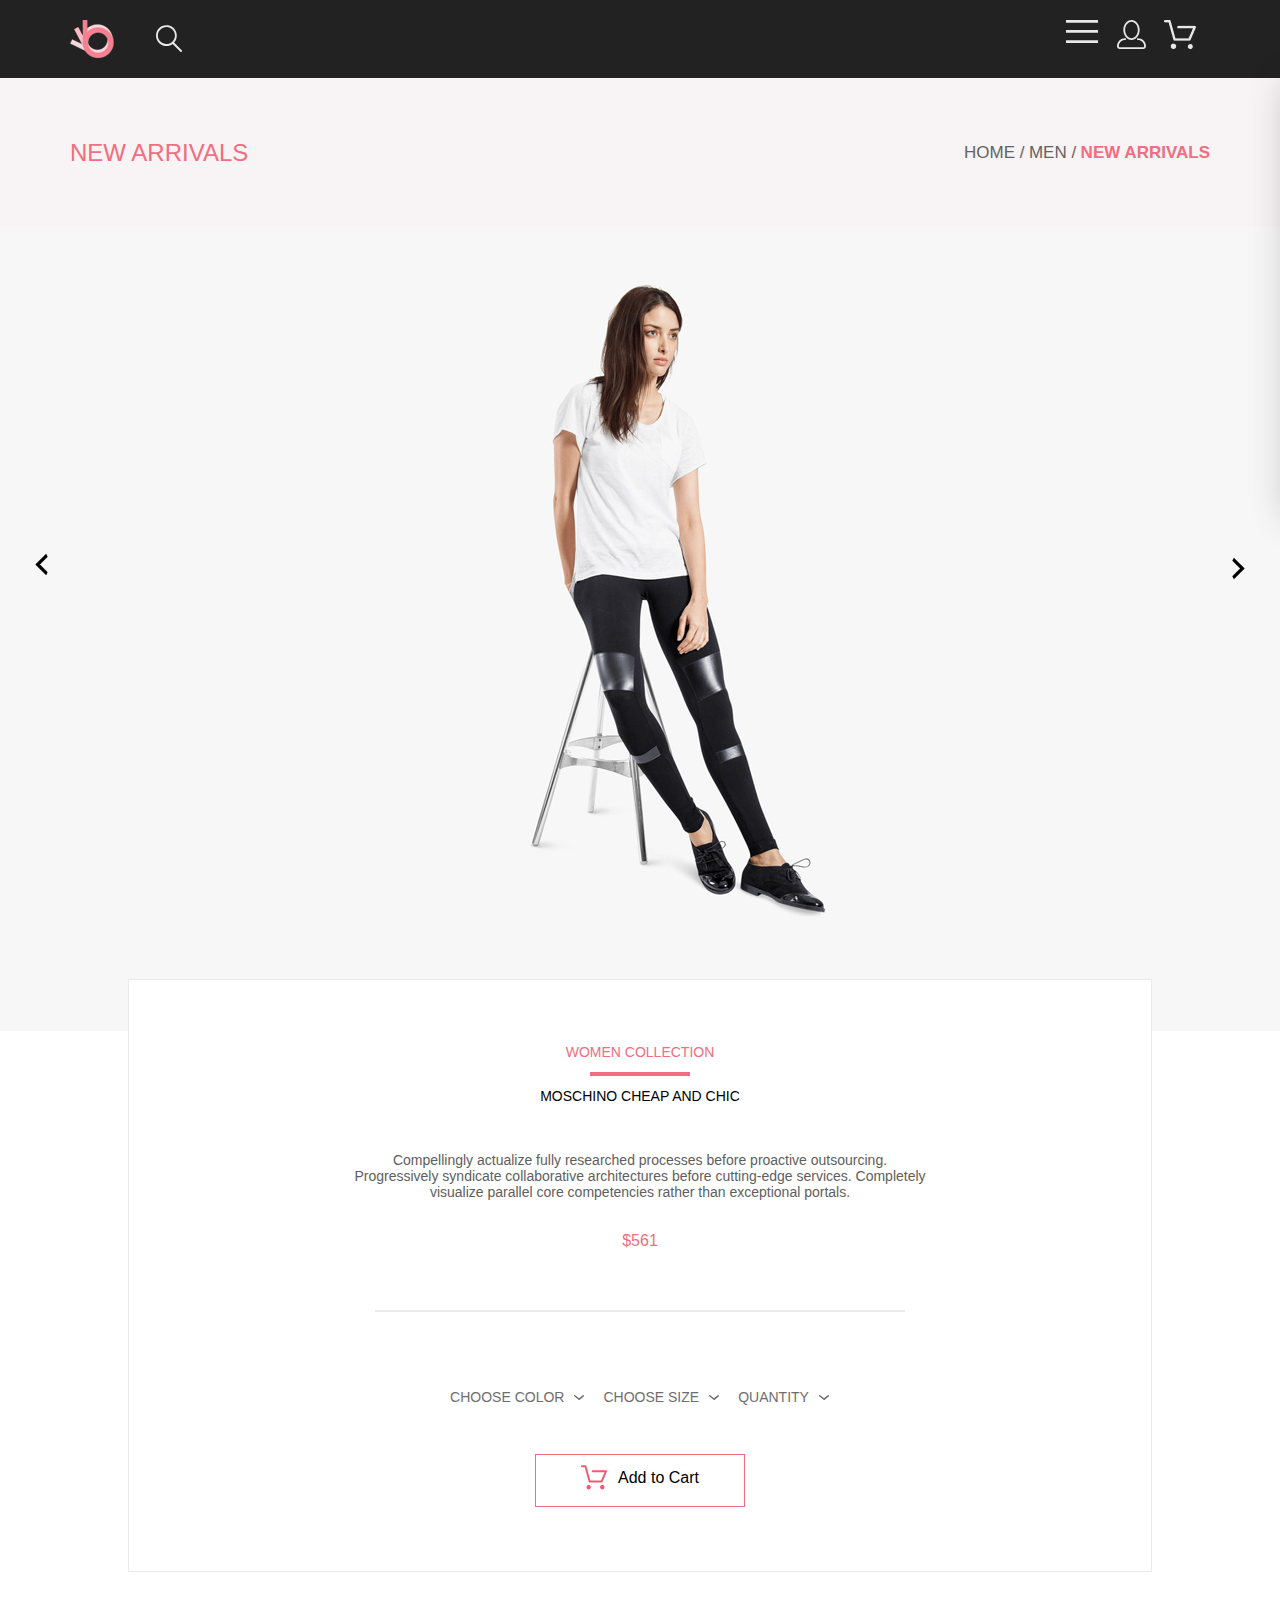
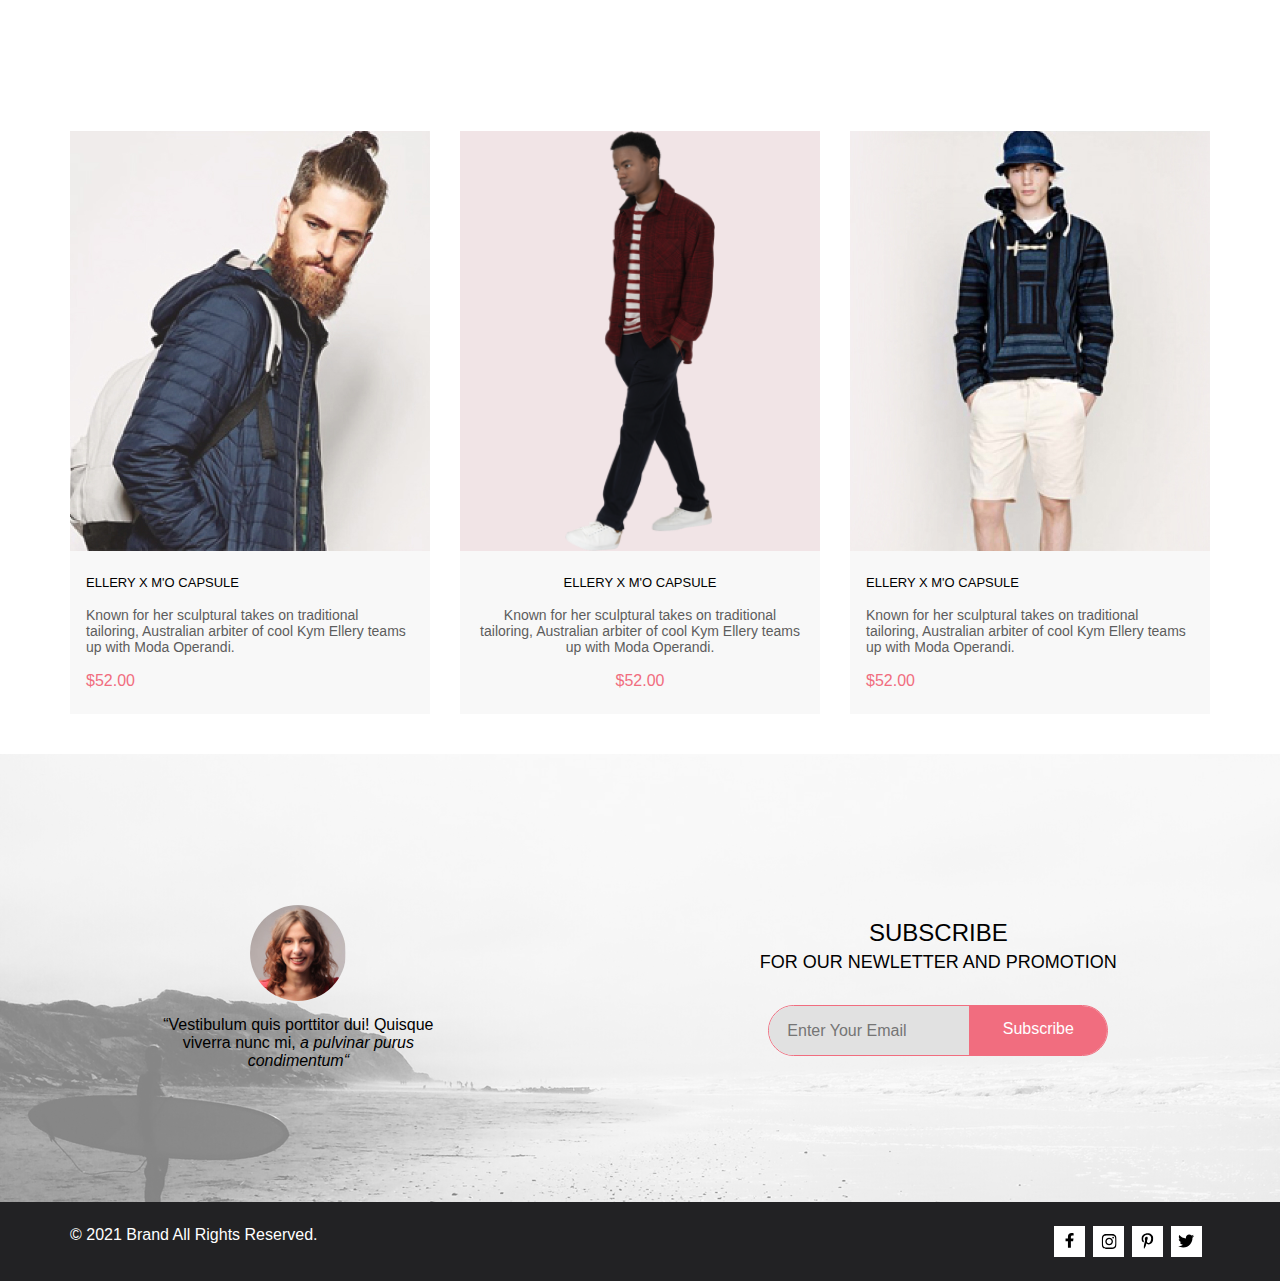
<file: catalog.html>
<!DOCTYPE html>
<html lang="en">
<head>
    <meta charset="UTF-8">
    <meta http-equiv="X-UA-Compatible" content="IE=edge">
    <meta name="viewport" content="width=device-width, initial-scale=1.0">
    <title>Catalog Brand</title>
    <link rel="stylesheet" href="css/style.css">
    <link rel="stylesheet" href="css/reset.css">
</head>
<body>
    <div class="box-content">
        <header class="header center">
            <div class="header__left">
                <a href="index.html" class="logo"><img src="img/logo.svg" alt=""></a>
                <svg width="27" height="28" viewBox="0 0 27 28" fill="none" xmlns="http://www.w3.org/2000/svg">
                    <path d="M19.0589 17.6249C20.6705 15.8648 21.6275 13.6038 21.769 11.2215C21.9106 8.8392 21.2281 6.48075 19.8362 4.5422C18.4443 2.60365 16.4278 1.20306 14.1252 0.575643C11.8227 -0.0517774 9.37437 0.132183 7.19143 1.09663C5.0085 2.06108 3.22389 3.74727 2.1373 5.87205C1.05071 7.99682 0.728322 10.4308 1.22426 12.7652C1.72021 15.0996 3.00428 17.1922 4.86085 18.6917C6.71741 20.1912 9.0334 21.0063 11.4199 20.9999C13.6723 21.003 15.8638 20.269 17.6599 18.9099L25.4079 26.7169C25.4934 26.806 25.5958 26.8771 25.7091 26.926C25.8225 26.975 25.9444 27.0008 26.0679 27.0019C26.1916 27.0023 26.314 26.9772 26.4276 26.9282C26.5411 26.8792 26.6434 26.8072 26.7279 26.7169C26.9018 26.536 26.999 26.2949 26.999 26.0439C26.999 25.793 26.9018 25.5518 26.7279 25.3709L19.0589 17.6249ZM2.88589 10.4999C2.89873 8.81465 3.41021 7.17089 4.35586 5.77587C5.30151 4.38086 6.63899 3.29703 8.1997 2.66102C9.76042 2.02501 11.4745 1.86529 13.1258 2.202C14.7772 2.53871 16.2919 3.35678 17.479 4.55307C18.6661 5.74935 19.4725 7.27031 19.7965 8.92421C20.1204 10.5781 19.9475 12.2909 19.2995 13.8467C18.6515 15.4024 17.5574 16.7315 16.1551 17.6664C14.7529 18.6013 13.1052 19.1001 11.4199 19.0999C9.14843 19.0891 6.97409 18.1774 5.3741 16.5651C3.77412 14.9527 2.87924 12.7714 2.88589 10.4999Z" fill="#E8E8E8"/>
                    </svg>
                    
            </div>

            <div class="header__right">
                <label for="burger"><img src="img/burger.svg" 
                    alt="burger-menu"></label>
                <input id="burger" type="checkbox">
                <nav class="nav">
                    <ul>
                        <div class="nav__title">MENU</div>
                        <li >
                            <a class="nav__link" href="#">WOMAN</a>
                            <ul>
                                <li class="nav__list"><a href="">T-Shirt</a></li>
                                <li class="nav__list"><a href="">Denim</a></li>
                                <li class="nav__list"><a href="">Dress</a></li>
                                <li class="nav__list"><a href="">Shoes</a></li>
                            </ul>
                        </li>
                        <li>
                            <a class="nav__link" href="#">MAN</a>
                            <ul>
                                <li class="nav__list"><a href="">T-Shirt</a></li>
                                <li class="nav__list"><a href="">Denim</a></li>
                                <li class="nav__list"><a href="">Dress</a></li>
                                <li class="nav__list"><a href="">Shoes</a></li>
                            </ul>
                        </li>
                        <li>
                            <a class="nav__link" href="#">KIDS</a>
                            <ul>
                                <li class="nav__list"><a href="">T-Shirt</a></li>
                                <li class="nav__list"><a href="">Denim</a></li>
                                <li class="nav__list"><a href="">Dress</a></li>
                                <li class="nav__list"><a href="">Shoes</a></li>
                            </ul>
                        </li>
                    </ul>
                    
                </nav>
                <img src="img/man-icon.svg" alt="man-icon">
                <img class="header__basket-icon" src="img/basket-icon.png" alt="basket-icon">
            </div>

        </header>
        <div class="top-head center">
            <h2 class="top-head__heading">NEW ARRIVALS</h2>
            <nav class="breadcrumbs">
                <a href="" class="breadcrumbs__link">HOME /</a>
                <a href="" class="breadcrumbs__link">MEN /</a>
                <a href="" class="breadcrumbs__link breadcrumbs__link_site">NEW ARRIVALS</a>
            </nav>
        </div>

        <section class="show-catalog">
            <div class="show-catalog__main">
                <div class="show-catalog__arr show-catalog__arr_left">
                    <label for="arr1"><img src="img/arr-img.svg" alt="arr-im"></label>
                    <input id="arr1" type="checkbox">
                    
                </div>
                <div class="red">
                    HELLO
                </div>

                <div class="show-catalog__arr show-catalog__arr_right">
                    <label for="arr2"><svg width="31" height="31" viewBox="0 0 31 31" fill="none" xmlns="http://www.w3.org/2000/svg">
                        <path d="M21.6998 7.7499L13.9498 15.4999L21.6998 23.2499L20.1498 26.3499L9.2998 15.4999L20.1498 4.6499L21.6998 7.7499Z" fill="black"/>
                        </svg></label>
                    <input id="arr2" type="checkbox">
                </div>
                    
                <img class="show-catalog__img" src="img/woman_ctlg.png" alt="">
            </div>
            <div class="show-catalog__back-fon">
                <div class="show-catalog__item center">
                    <h1 class="show-catalog__title">WOMEN COLLECTION</h1>
                    <hr class="hr_pink">
                    <h2 class="show-catalog__name">MOSCHINO CHEAP AND CHIC</h2>
                    <p class="show-catalog__descr">Compellingly actualize fully researched processes before proactive outsourcing. <br> Progressively syndicate collaborative architectures before cutting-edge services.  Completely <br>visualize parallel core competencies rather than exceptional portals. </p>
                    <p class="show-catalog__price">$561</p>
                    <hr class="hr">
                    <div class="sort">
                        <details class="sort__details ">
                            <summary class="sort__summary"><span class="sort__heading">CHOOSE COLOR</span>
                                <svg width="11" height="6" viewBox="0 0 11 6" fill="none" xmlns="http://www.w3.org/2000/svg">
                                    <path d="M5.00214 5.00214C4.83521 5.00247 4.67343 4.94433 4.54488 4.83782L0.258102 1.2655C0.112196 1.14422 0.0204417 0.969958 0.00302325 0.781035C-0.0143952 0.592112 0.0439493 0.404007 0.165221 0.258101C0.286493 0.112196 0.460759 0.0204417 0.649682 0.00302327C0.838605 -0.0143952 1.02671 0.043949 1.17262 0.165221L5.00214 3.36602L8.83167 0.279536C8.90475 0.220188 8.98884 0.175869 9.0791 0.149125C9.16937 0.122382 9.26403 0.113741 9.35764 0.1237C9.45126 0.133659 9.54198 0.162021 9.6246 0.207156C9.70722 0.252292 9.7801 0.313311 9.83906 0.386705C9.90449 0.460167 9.95405 0.546351 9.98462 0.639855C10.0152 0.733359 10.0261 0.83217 10.0167 0.930097C10.0073 1.02802 9.97784 1.12296 9.93005 1.20895C9.88227 1.29494 9.81724 1.37013 9.73904 1.42982L5.45225 4.88068C5.32002 4.97036 5.16154 5.01312 5.00214 5.00214V5.00214Z" fill="#6F6E6E"/>
                                    </svg>
                                    
                            </summary>
                        </details>
            
                        <details class="sort__details">
                            <summary class="sort__summary"><span class="sort__heading">CHOOSE SIZE</span>
                                <svg width="11" height="6" viewBox="0 0 11 6" fill="none" xmlns="http://www.w3.org/2000/svg">
                                    <path d="M5.00214 5.00214C4.83521 5.00247 4.67343 4.94433 4.54488 4.83782L0.258102 1.2655C0.112196 1.14422 0.0204417 0.969958 0.00302325 0.781035C-0.0143952 0.592112 0.0439493 0.404007 0.165221 0.258101C0.286493 0.112196 0.460759 0.0204417 0.649682 0.00302327C0.838605 -0.0143952 1.02671 0.043949 1.17262 0.165221L5.00214 3.36602L8.83167 0.279536C8.90475 0.220188 8.98884 0.175869 9.0791 0.149125C9.16937 0.122382 9.26403 0.113741 9.35764 0.1237C9.45126 0.133659 9.54198 0.162021 9.6246 0.207156C9.70722 0.252292 9.7801 0.313311 9.83906 0.386705C9.90449 0.460167 9.95405 0.546351 9.98462 0.639855C10.0152 0.733359 10.0261 0.83217 10.0167 0.930097C10.0073 1.02802 9.97784 1.12296 9.93005 1.20895C9.88227 1.29494 9.81724 1.37013 9.73904 1.42982L5.45225 4.88068C5.32002 4.97036 5.16154 5.01312 5.00214 5.00214V5.00214Z" fill="#6F6E6E"/>
                                    </svg>
                                    
                            </summary>
                            <div class="sort__box">
                                <div class="sort__check">
                                    <input id="sort__check1" type="checkbox">
                                    <label for="sort__check1">XS</label>
                                </div>
            
                                <div class="sort__check">
                                    <input id="sort__check2" type="checkbox">
                                    <label for="sort__check2">S</label>
                                </div>
            
                                <div class="sort__check">
                                    <input id="sort__check3" type="checkbox">
                                    <label for="sort__check3">M</label>
                                </div>
            
                                <div class="sort__check">
                                    <input id="sort__check4" type="checkbox">
                                    <label for="sort__check4">L</label>
                                </div>
                            </div>
                        </details>
            
                        <details >
                            <summary class="sort__summary"><span class="sort__heading">QUANTITY</span>
                                <svg width="11" height="6" viewBox="0 0 11 6" fill="none" xmlns="http://www.w3.org/2000/svg">
                                    <path d="M5.00214 5.00214C4.83521 5.00247 4.67343 4.94433 4.54488 4.83782L0.258102 1.2655C0.112196 1.14422 0.0204417 0.969958 0.00302325 0.781035C-0.0143952 0.592112 0.0439493 0.404007 0.165221 0.258101C0.286493 0.112196 0.460759 0.0204417 0.649682 0.00302327C0.838605 -0.0143952 1.02671 0.043949 1.17262 0.165221L5.00214 3.36602L8.83167 0.279536C8.90475 0.220188 8.98884 0.175869 9.0791 0.149125C9.16937 0.122382 9.26403 0.113741 9.35764 0.1237C9.45126 0.133659 9.54198 0.162021 9.6246 0.207156C9.70722 0.252292 9.7801 0.313311 9.83906 0.386705C9.90449 0.460167 9.95405 0.546351 9.98462 0.639855C10.0152 0.733359 10.0261 0.83217 10.0167 0.930097C10.0073 1.02802 9.97784 1.12296 9.93005 1.20895C9.88227 1.29494 9.81724 1.37013 9.73904 1.42982L5.45225 4.88068C5.32002 4.97036 5.16154 5.01312 5.00214 5.00214V5.00214Z" fill="#6F6E6E"/>
                                    </svg>
                                    
                            </summary>
                        </details>
    
                    </div>
    
                    <div class="show-catalog__btn-basket">
                        <svg width="27" height="25" viewBox="0 0 27 25" fill="none" xmlns="http://www.w3.org/2000/svg">
                            <path d="M5.49847 22.185C5.50635 21.752 5.64091 21.3309 5.88519 20.9748C6.12947 20.6186 6.47261 20.3431 6.87158 20.1828C7.27055 20.0226 7.7076 19.9848 8.12781 20.0741C8.54802 20.1635 8.93269 20.376 9.23358 20.685C9.53447 20.994 9.73817 21.3857 9.81909 21.811C9.90002 22.2363 9.85453 22.6763 9.68842 23.0756C9.52231 23.475 9.24296 23.8161 8.88538 24.0559C8.52779 24.2957 8.10791 24.4237 7.67847 24.4237C7.38956 24.4211 7.10399 24.3611 6.83807 24.2472C6.57216 24.1333 6.3311 23.9676 6.12866 23.7597C5.92623 23.5518 5.76639 23.3057 5.65826 23.0355C5.55013 22.7653 5.49584 22.4763 5.49847 22.185ZM21.3045 24.4237C20.8711 24.4303 20.4453 24.3087 20.0797 24.074C19.7141 23.8393 19.4247 23.5017 19.2471 23.103C19.0696 22.7042 19.0117 22.2618 19.0806 21.8303C19.1496 21.3988 19.3423 20.9971 19.6351 20.6748C19.9278 20.3524 20.3077 20.1236 20.728 20.0165C21.1482 19.9095 21.5903 19.929 21.9997 20.0724C22.4091 20.2159 22.7679 20.4771 23.0317 20.8238C23.2956 21.1706 23.453 21.5877 23.4845 22.0236C23.5269 22.6155 23.3369 23.2004 22.9555 23.6523C22.7706 23.8745 22.5436 24.0574 22.2877 24.1901C22.0319 24.3227 21.7524 24.4025 21.4655 24.4247L21.3045 24.4237ZM8.59351 17.4855C8.38116 17.4851 8.17488 17.414 8.00671 17.2833C7.83855 17.1525 7.71792 16.9694 7.66351 16.7624L3.73651 2.19527H0.978516C0.719001 2.19527 0.470064 2.09128 0.28656 1.90622C0.103056 1.72116 0 1.47018 0 1.20847C0 0.946764 0.103056 0.695782 0.28656 0.510726C0.470064 0.325669 0.719001 0.22168 0.978516 0.22168H4.45752C4.66982 0.222254 4.876 0.293463 5.04413 0.424184C5.21226 0.554905 5.33295 0.737883 5.38751 0.944787L9.31451 15.5119H20.0185L23.5765 7.12665H11.7185C11.459 7.12665 11.2101 7.02266 11.0266 6.83761C10.8431 6.65255 10.74 6.40157 10.74 6.13986C10.74 5.87815 10.8431 5.62717 11.0266 5.44211C11.2101 5.25705 11.459 5.15306 11.7185 5.15306H25.0535C25.2131 5.15352 25.3701 5.19451 25.5099 5.27223C25.6497 5.34995 25.7679 5.46195 25.8535 5.59784C25.9413 5.73569 25.9945 5.89303 26.0084 6.05627C26.0224 6.21951 25.9966 6.38368 25.9335 6.53465L21.5425 16.8935C21.469 17.0684 21.3462 17.2177 21.1895 17.3229C21.0327 17.4281 20.8488 17.4846 20.6605 17.4855H8.59351Z" fill="#EF5B70"/>
                            </svg>
                            Add to Cart
                    </div>
                </div>
            </div>
        </section>

        <div class="product-box center">
            <div class="product">
                <div class="product__img-btn-wrap">
                    <div class="product__hide-wrapper">
                        <div class="product__hide-btn">
                            <svg width="27" height="25" viewBox="0 0 27 25" fill="none" xmlns="http://www.w3.org/2000/svg">
                                <path d="M5.49847 22.185C5.50635 21.752 5.64091 21.3309 5.88519 20.9748C6.12947 20.6186 6.47261 20.3431 6.87158 20.1828C7.27055 20.0226 7.7076 19.9848 8.12781 20.0741C8.54802 20.1635 8.93269 20.376 9.23358 20.685C9.53447 20.994 9.73817 21.3857 9.81909 21.811C9.90002 22.2363 9.85453 22.6763 9.68842 23.0756C9.52231 23.475 9.24296 23.8161 8.88538 24.0559C8.52779 24.2957 8.10791 24.4237 7.67847 24.4237C7.38956 24.4211 7.10399 24.3611 6.83807 24.2472C6.57216 24.1333 6.3311 23.9676 6.12866 23.7597C5.92623 23.5518 5.76639 23.3057 5.65826 23.0355C5.55013 22.7653 5.49584 22.4763 5.49847 22.185ZM21.3045 24.4237C20.8711 24.4303 20.4453 24.3087 20.0797 24.074C19.7141 23.8393 19.4247 23.5017 19.2471 23.103C19.0696 22.7042 19.0117 22.2618 19.0806 21.8303C19.1496 21.3988 19.3423 20.9971 19.6351 20.6748C19.9278 20.3524 20.3077 20.1236 20.728 20.0165C21.1482 19.9095 21.5903 19.929 21.9997 20.0724C22.4091 20.2159 22.7679 20.4771 23.0317 20.8238C23.2956 21.1706 23.453 21.5877 23.4845 22.0236C23.5269 22.6155 23.3369 23.2004 22.9555 23.6523C22.7706 23.8745 22.5436 24.0574 22.2877 24.1901C22.0319 24.3227 21.7524 24.4025 21.4655 24.4247L21.3045 24.4237ZM8.59351 17.4855C8.38116 17.4851 8.17488 17.414 8.00671 17.2833C7.83855 17.1525 7.71792 16.9694 7.66351 16.7624L3.73651 2.19527H0.978516C0.719001 2.19527 0.470064 2.09128 0.28656 1.90622C0.103056 1.72116 0 1.47018 0 1.20847C0 0.946764 0.103056 0.695782 0.28656 0.510726C0.470064 0.325669 0.719001 0.22168 0.978516 0.22168H4.45752C4.66982 0.222254 4.876 0.293463 5.04413 0.424184C5.21226 0.554905 5.33295 0.737883 5.38751 0.944787L9.31451 15.5119H20.0185L23.5765 7.12665H11.7185C11.459 7.12665 11.2101 7.02266 11.0266 6.83761C10.8431 6.65255 10.74 6.40157 10.74 6.13986C10.74 5.87815 10.8431 5.62717 11.0266 5.44211C11.2101 5.25705 11.459 5.15306 11.7185 5.15306H25.0535C25.2131 5.15352 25.3701 5.19451 25.5099 5.27223C25.6497 5.34995 25.7679 5.46195 25.8535 5.59784C25.9413 5.73569 25.9945 5.89303 26.0084 6.05627C26.0224 6.21951 25.9966 6.38368 25.9335 6.53465L21.5425 16.8935C21.469 17.0684 21.3462 17.2177 21.1895 17.3229C21.0327 17.4281 20.8488 17.4846 20.6605 17.4855H8.59351Z" fill="#FFFFFF"/>
                                </svg>
                                Add to Cart
                        </div>
                    </div>
                    <img class="product__img" src="img/product1.jpg" alt="product">
                </div>
                <div class="product__content">
                    <a href="#" class="product__name">ELLERY X M'O CAPSULE</a>
                    <p class="product__text">
                        Known for her sculptural takes on traditional tailoring, Australian arbiter of cool Kym Ellery teams up with Moda Operandi.
                    </p>
                    <p class="product__price">$52.00</p>
                </div>
            </div>

            <div class="product product__img-pink">
                <div class="product__img-btn-wrap">
                    <div class="product__hide-wrapper">
                        <div class="product__hide-btn">
                            <svg width="27" height="25" viewBox="0 0 27 25" fill="none" xmlns="http://www.w3.org/2000/svg">
                                <path d="M5.49847 22.185C5.50635 21.752 5.64091 21.3309 5.88519 20.9748C6.12947 20.6186 6.47261 20.3431 6.87158 20.1828C7.27055 20.0226 7.7076 19.9848 8.12781 20.0741C8.54802 20.1635 8.93269 20.376 9.23358 20.685C9.53447 20.994 9.73817 21.3857 9.81909 21.811C9.90002 22.2363 9.85453 22.6763 9.68842 23.0756C9.52231 23.475 9.24296 23.8161 8.88538 24.0559C8.52779 24.2957 8.10791 24.4237 7.67847 24.4237C7.38956 24.4211 7.10399 24.3611 6.83807 24.2472C6.57216 24.1333 6.3311 23.9676 6.12866 23.7597C5.92623 23.5518 5.76639 23.3057 5.65826 23.0355C5.55013 22.7653 5.49584 22.4763 5.49847 22.185ZM21.3045 24.4237C20.8711 24.4303 20.4453 24.3087 20.0797 24.074C19.7141 23.8393 19.4247 23.5017 19.2471 23.103C19.0696 22.7042 19.0117 22.2618 19.0806 21.8303C19.1496 21.3988 19.3423 20.9971 19.6351 20.6748C19.9278 20.3524 20.3077 20.1236 20.728 20.0165C21.1482 19.9095 21.5903 19.929 21.9997 20.0724C22.4091 20.2159 22.7679 20.4771 23.0317 20.8238C23.2956 21.1706 23.453 21.5877 23.4845 22.0236C23.5269 22.6155 23.3369 23.2004 22.9555 23.6523C22.7706 23.8745 22.5436 24.0574 22.2877 24.1901C22.0319 24.3227 21.7524 24.4025 21.4655 24.4247L21.3045 24.4237ZM8.59351 17.4855C8.38116 17.4851 8.17488 17.414 8.00671 17.2833C7.83855 17.1525 7.71792 16.9694 7.66351 16.7624L3.73651 2.19527H0.978516C0.719001 2.19527 0.470064 2.09128 0.28656 1.90622C0.103056 1.72116 0 1.47018 0 1.20847C0 0.946764 0.103056 0.695782 0.28656 0.510726C0.470064 0.325669 0.719001 0.22168 0.978516 0.22168H4.45752C4.66982 0.222254 4.876 0.293463 5.04413 0.424184C5.21226 0.554905 5.33295 0.737883 5.38751 0.944787L9.31451 15.5119H20.0185L23.5765 7.12665H11.7185C11.459 7.12665 11.2101 7.02266 11.0266 6.83761C10.8431 6.65255 10.74 6.40157 10.74 6.13986C10.74 5.87815 10.8431 5.62717 11.0266 5.44211C11.2101 5.25705 11.459 5.15306 11.7185 5.15306H25.0535C25.2131 5.15352 25.3701 5.19451 25.5099 5.27223C25.6497 5.34995 25.7679 5.46195 25.8535 5.59784C25.9413 5.73569 25.9945 5.89303 26.0084 6.05627C26.0224 6.21951 25.9966 6.38368 25.9335 6.53465L21.5425 16.8935C21.469 17.0684 21.3462 17.2177 21.1895 17.3229C21.0327 17.4281 20.8488 17.4846 20.6605 17.4855H8.59351Z" fill="#FFFFFF"/>
                                </svg>
                                Add to Cart
                        </div>
                    </div>
                    <img class="product__img product__img_pink" src="img/product2.png" alt="product">
                </div>
                <div class="product__content">
                    <a href="#" class="product__name">ELLERY X M'O CAPSULE</a>
                    <p class="product__text">
                        Known for her sculptural takes on traditional tailoring, Australian arbiter of cool Kym Ellery teams up with Moda Operandi.
                    </p>
                    <p class="product__price">$52.00</p>
                </div>
            </div>
    
            <div class="product">
                <div class="product__img-btn-wrap">
                    <div class="product__hide-wrapper">
                        <div class="product__hide-btn">
                            <svg width="27" height="25" viewBox="0 0 27 25" fill="none" xmlns="http://www.w3.org/2000/svg">
                                <path d="M5.49847 22.185C5.50635 21.752 5.64091 21.3309 5.88519 20.9748C6.12947 20.6186 6.47261 20.3431 6.87158 20.1828C7.27055 20.0226 7.7076 19.9848 8.12781 20.0741C8.54802 20.1635 8.93269 20.376 9.23358 20.685C9.53447 20.994 9.73817 21.3857 9.81909 21.811C9.90002 22.2363 9.85453 22.6763 9.68842 23.0756C9.52231 23.475 9.24296 23.8161 8.88538 24.0559C8.52779 24.2957 8.10791 24.4237 7.67847 24.4237C7.38956 24.4211 7.10399 24.3611 6.83807 24.2472C6.57216 24.1333 6.3311 23.9676 6.12866 23.7597C5.92623 23.5518 5.76639 23.3057 5.65826 23.0355C5.55013 22.7653 5.49584 22.4763 5.49847 22.185ZM21.3045 24.4237C20.8711 24.4303 20.4453 24.3087 20.0797 24.074C19.7141 23.8393 19.4247 23.5017 19.2471 23.103C19.0696 22.7042 19.0117 22.2618 19.0806 21.8303C19.1496 21.3988 19.3423 20.9971 19.6351 20.6748C19.9278 20.3524 20.3077 20.1236 20.728 20.0165C21.1482 19.9095 21.5903 19.929 21.9997 20.0724C22.4091 20.2159 22.7679 20.4771 23.0317 20.8238C23.2956 21.1706 23.453 21.5877 23.4845 22.0236C23.5269 22.6155 23.3369 23.2004 22.9555 23.6523C22.7706 23.8745 22.5436 24.0574 22.2877 24.1901C22.0319 24.3227 21.7524 24.4025 21.4655 24.4247L21.3045 24.4237ZM8.59351 17.4855C8.38116 17.4851 8.17488 17.414 8.00671 17.2833C7.83855 17.1525 7.71792 16.9694 7.66351 16.7624L3.73651 2.19527H0.978516C0.719001 2.19527 0.470064 2.09128 0.28656 1.90622C0.103056 1.72116 0 1.47018 0 1.20847C0 0.946764 0.103056 0.695782 0.28656 0.510726C0.470064 0.325669 0.719001 0.22168 0.978516 0.22168H4.45752C4.66982 0.222254 4.876 0.293463 5.04413 0.424184C5.21226 0.554905 5.33295 0.737883 5.38751 0.944787L9.31451 15.5119H20.0185L23.5765 7.12665H11.7185C11.459 7.12665 11.2101 7.02266 11.0266 6.83761C10.8431 6.65255 10.74 6.40157 10.74 6.13986C10.74 5.87815 10.8431 5.62717 11.0266 5.44211C11.2101 5.25705 11.459 5.15306 11.7185 5.15306H25.0535C25.2131 5.15352 25.3701 5.19451 25.5099 5.27223C25.6497 5.34995 25.7679 5.46195 25.8535 5.59784C25.9413 5.73569 25.9945 5.89303 26.0084 6.05627C26.0224 6.21951 25.9966 6.38368 25.9335 6.53465L21.5425 16.8935C21.469 17.0684 21.3462 17.2177 21.1895 17.3229C21.0327 17.4281 20.8488 17.4846 20.6605 17.4855H8.59351Z" fill="#FFFFFF"/>
                                </svg>
                                Add to Cart
                        </div>
                    </div>
                    <img class="product__img" src="img/product3.jpg" alt="product">
                </div>
                <div class="product__content">
                    <a href="#" class="product__name">ELLERY X M'O CAPSULE</a>
                    <p class="product__text">
                        Known for her sculptural takes on traditional tailoring, Australian arbiter of cool Kym Ellery teams up with Moda Operandi.
                    </p>
                    <p class="product__price">$52.00</p>
                </div>
            </div>  
        </div>

        <section class="subscribe">
            <div class="subscribe__opasity"></div>
            <div class="container">
                
                <div class="subscribe__wrapper">
                    <div class="subscribe__left-box">
                        <div class="subscribe__round">
                            <img src="img/subscr_wom.jpg" alt="">
                        </div>
                        <div class="subscribe__left-box__text">
                            “Vestibulum quis porttitor dui!  Quisque <br> viverra nunc mi,  <span>a pulvinar purus <br> condimentum“</span>
                        </div>
                    </div>
                    <div class="subscribe__right-box">
                        <div class="subscribe__title">Subscribe</div>
                        <div class="subscribe__subtitle">
                            FOR OUR NEWLETTER AND PROMOTION
                        </div>
                        <form action="#">
                            <div class="subscribe__form-box">
                                <input type="email" name="first_name" class="subscribe__input" placeholder="Enter Your Email" required>
                            <div class="subscribe__btn">
                                <div class="subscribe__btn-text">
                                    Subscribe
                                </div>
                            </div>
                            </div>
                        </form>
                    </div>
                </div>
            </div>
        </section>
        
    
        <footer class="footer center">
            <div class="container">
                <div class="footer__wrapper">
                    <div class="footer__copyright">
                        © 2021  Brand  All Rights Reserved.
                    </div>
                    <div class="footer__socials">
                        <div class="footer__socials__faicebook">
                            <a href="#"><svg class="change-color" width="11" height="16" viewBox="0 0 11 16" fill="none" xmlns="http://www.w3.org/2000/svg">
                                <path d="M9.08836 8.28L9.50686 5.61602H6.89022V3.88729C6.89022 3.15847 7.25574 2.44806 8.42765 2.44806H9.61722V0.179975C9.61722 0.179975 8.53772 0 7.50561 0C5.35073 0 3.9422 1.27593 3.9422 3.5857V5.61602H1.54688V8.28H3.9422V14.72H6.89022V8.28H9.08836Z" fill="black"/>
                                </svg>
                                </a>
                        </div>
                        <div class="footer__socials__inst">
                            <a href="#">
                                <svg class="change-color" width="16" height="17" viewBox="0 0 16 17" fill="none" xmlns="http://www.w3.org/2000/svg">
                                    <g clip-path="url(#clip0_128_234)">
                                    <path d="M8.13897 4.68159C6.02383 4.68159 4.31774 6.38491 4.31774 8.49663C4.31774 10.6083 6.02383 12.3117 8.13897 12.3117C10.2541 12.3117 11.9602 10.6083 11.9602 8.49663C11.9602 6.38491 10.2541 4.68159 8.13897 4.68159ZM8.13897 10.9769C6.77211 10.9769 5.65467 9.8646 5.65467 8.49663C5.65467 7.12866 6.76878 6.01636 8.13897 6.01636C9.50915 6.01636 10.6233 7.12866 10.6233 8.49663C10.6233 9.8646 9.50583 10.9769 8.13897 10.9769V10.9769ZM13.0078 4.52554C13.0078 5.02026 12.6087 5.41538 12.1165 5.41538C11.621 5.41538 11.2252 5.01694 11.2252 4.52554C11.2252 4.03413 11.6243 3.63569 12.1165 3.63569C12.6087 3.63569 13.0078 4.03413 13.0078 4.52554ZM15.5386 5.42866C15.4821 4.23667 15.2094 3.18081 14.3347 2.31089C13.4634 1.44097 12.4058 1.1687 11.2119 1.10894C9.9814 1.03921 6.29321 1.03921 5.0627 1.10894C3.8721 1.16538 2.81453 1.43765 1.93987 2.30757C1.06522 3.17749 0.795836 4.23335 0.735973 5.42534C0.666134 6.65386 0.666134 10.3361 0.735973 11.5646C0.79251 12.7566 1.06522 13.8124 1.93987 14.6824C2.81453 15.5523 3.86878 15.8246 5.0627 15.8843C6.29321 15.9541 9.9814 15.9541 11.2119 15.8843C12.4058 15.8279 13.4634 15.5556 14.3347 14.6824C15.2061 13.8124 15.4788 12.7566 15.5386 11.5646C15.6085 10.3361 15.6085 6.65718 15.5386 5.42866V5.42866ZM13.949 12.8828C13.6895 13.5335 13.1874 14.0349 12.5322 14.2972C11.5511 14.6857 9.22314 14.596 8.13897 14.596C7.05479 14.596 4.72348 14.6824 3.74573 14.2972C3.09389 14.0382 2.59171 13.5369 2.32898 12.8828C1.93987 11.9033 2.02967 9.57905 2.02967 8.49663C2.02967 7.41421 1.9432 5.08667 2.32898 4.1105C2.58838 3.45972 3.09056 2.95835 3.74573 2.69604C4.7268 2.30757 7.05479 2.39722 8.13897 2.39722C9.22314 2.39722 11.5545 2.31089 12.5322 2.69604C13.184 2.95503 13.6862 3.4564 13.949 4.1105C14.3381 5.08999 14.2483 7.41421 14.2483 8.49663C14.2483 9.57905 14.3381 11.9066 13.949 12.8828Z" fill="black"/>
                                    </g>
                                    <defs>
                                    <clipPath id="clip0_128_234">
                                    <rect width="14.8991" height="17" fill="white" transform="translate(0.685547)"/>
                                    </clipPath>
                                    </defs>
                                    </svg>
                            </a>
                        </div>
                        <div class="footer__socials__pintrest">
                            <a href="#"><svg class="change-color" width="13" height="16" viewBox="0 0 13 16" fill="none" xmlns="http://www.w3.org/2000/svg">
                                <g clip-path="url(#clip0_128_242)">
                                <path d="M6.74032 0.203125C3.55564 0.203125 0.408203 2.34063 0.408203 5.8C0.408203 8 1.63738 9.25 2.38233 9.25C2.68963 9.25 2.86655 8.3875 2.86655 8.14375C2.86655 7.85313 2.13091 7.23438 2.13091 6.025C2.13091 3.5125 4.03055 1.73125 6.4889 1.73125C8.60271 1.73125 10.1671 2.94062 10.1671 5.1625C10.1671 6.82187 9.50597 9.93437 7.36422 9.93437C6.59133 9.93437 5.93018 9.37187 5.93018 8.56563C5.93018 7.38438 6.74963 6.24062 6.74963 5.02187C6.74963 2.95312 3.835 3.32812 3.835 5.82812C3.835 6.35313 3.90018 6.93437 4.13298 7.4125C3.70463 9.26875 2.82931 12.0344 2.82931 13.9469C2.82931 14.5375 2.91311 15.1188 2.96899 15.7094C3.07452 15.8281 3.02175 15.8156 3.18316 15.7563C4.74757 13.6 4.69169 13.1781 5.3994 10.3562C5.78119 11.0875 6.76826 11.4812 7.55046 11.4812C10.8469 11.4812 12.3275 8.24688 12.3275 5.33125C12.3275 2.22813 9.66427 0.203125 6.74032 0.203125Z" fill="black"/>
                                </g>
                                <defs>
                                <clipPath id="clip0_128_242">
                                <rect width="11.9193" height="16" fill="white" transform="translate(0.408203)"/>
                                </clipPath>
                                </defs>
                                </svg>
                                </a>
                        </div>
                        <div class="footer__socials__twitter">
                            <a href="#"><svg class="change-color" width="17" height="16" viewBox="0 0 17 16" fill="none" xmlns="http://www.w3.org/2000/svg">
                                <g clip-path="url(#clip0_128_238)">
                                <path d="M14.417 4.74052C14.427 4.88264 14.427 5.0248 14.427 5.16692C14.427 9.50192 11.1498 14.4969 5.15986 14.4969C3.31448 14.4969 1.60022 13.9588 0.158203 13.0248C0.420396 13.0552 0.67247 13.0654 0.944752 13.0654C2.46741 13.0654 3.8691 12.5476 4.98843 11.6644C3.5565 11.6339 2.3565 10.6898 1.94305 9.39027C2.14475 9.4207 2.34642 9.44102 2.5582 9.44102C2.85063 9.44102 3.14308 9.40039 3.41533 9.32936C1.92291 9.02477 0.803551 7.70498 0.803551 6.11108V6.07048C1.23715 6.31414 1.74139 6.46642 2.2758 6.4867C1.39849 5.89786 0.823727 4.8928 0.823727 3.75573C0.823727 3.14661 0.985041 2.58823 1.26741 2.10092C2.87077 4.09077 5.28086 5.39023 7.98334 5.53239C7.93293 5.28873 7.90266 5.03495 7.90266 4.78114C7.90266 2.97402 9.35477 1.50195 11.1598 1.50195C12.0976 1.50195 12.9446 1.89789 13.5396 2.53748C14.2757 2.39536 14.9816 2.12123 15.6068 1.74561C15.3648 2.50705 14.8505 3.14664 14.1749 3.5527C14.8304 3.48167 15.4657 3.29889 16.0505 3.04511C15.6069 3.69483 15.0522 4.27348 14.417 4.74052Z" fill="black"/>
                                </g>
                                <defs>
                                <clipPath id="clip0_128_238">
                                <rect width="15.8924" height="16" fill="white" transform="translate(0.158203)"/>
                                </clipPath>
                                </defs>
                                </svg>
                                </a>
                        </div>
                    </div>
                </div>
            </div>
        </footer>
    </div>
</body>
</html>
</file>
<file: css/style.css>
.show-catalog {
  position: relative;
}
.show-catalog__main {
  padding: 20px 0px 60px 0px;
  background: #F7F7F7;
  position: relative;
}
.show-catalog__img {
  display: block;
  margin: 0 auto;
}
.show-catalog__back-fon {
  height: 700px;
}
.show-catalog__item {
  border: 1px solid #EAEAEA;
  width: 80%;
  text-align: center;
  padding: 64px 0px;
  position: absolute;
  background-color: #FFF;
  top: 50%;
  left: 10%;
  z-index: 10;
}
.show-catalog__item .sort {
  justify-content: center;
}
.show-catalog__item .hr {
  width: 60%;
  margin: 0 auto;
  height: 2px;
  background: #EAEAEA;
  margin-bottom: 65px;
}
.show-catalog__item .hr_pink {
  margin: 12px auto;
  height: 4px;
  width: 100px;
  background: #F16D7F;
}
.show-catalog__title {
  color: #F16D7F;
  font-size: 14px;
  font-weight: 300;
}
.show-catalog__name {
  font-size: 14px;
  font-weight: 300;
}
.show-catalog__descr {
  padding-top: 48px;
  padding-bottom: 32px;
  font-size: 14px;
  font-weight: 300;
  color: #5E5E5E;
}
.show-catalog__price {
  color: #F16D7F;
  margin-bottom: 60px;
}
.show-catalog__btn-basket {
  padding: 10px 40px 16px 40px;
  display: flex;
  align-items: center;
  justify-content: center;
  gap: 10px;
  width: 210px;
  margin: 0 auto;
  border: 1px solid #F16D7F;
  margin-top: 48px;
  transition: all 0.3s;
}
.show-catalog__btn-basket:hover {
  box-shadow: 10px 5px 5px #F16D7F;
}
.show-catalog__arr {
  position: absolute;
  top: 40%;
  cursor: pointer;
}
.show-catalog__arr_left {
  left: 2%;
}
.show-catalog__arr_right {
  right: 2%;
  transform: rotate(180deg);
}

.red {
  position: absolute;
  background: red;
  height: 500px;
  width: 400px;
  right: -400px;
  z-index: 13;
}

#arr2:checked ~ .red {
  right: 0px;
}

#arr1:checked ~ .red {
  right: 0px;
}

#arr2 {
  position: absolute;
  left: -999999px;
  visibility: hidden;
}

#arr1 {
  position: absolute;
  left: -999999px;
  visibility: hidden;
}

summary {
  display: block;
}

summary::-webkit-details-marker {
  display: none;
}

body {
  font-family: "Lato", sans-serif;
}

.center {
  padding-left: calc(50% - 570px);
  padding-right: calc(50% - 570px);
}

a {
  text-decoration: none;
}

.link-catalog {
  color: #FFF;
}

.header {
  background-color: #222;
  padding-top: 20px;
  padding-bottom: 20px;
  display: flex;
  justify-content: space-between;
  position: relative;
}
.header__left {
  display: flex;
  align-items: center;
  gap: 41px;
}
.header__right img {
  margin-right: 14px;
}
.header__burger-img {
  padding-top: 4px;
}

#burger {
  position: absolute;
  left: -999999px;
  visibility: hidden;
}

#burger:checked ~ .nav {
  right: 0px;
}

.box-content {
  overflow: hidden;
}

.nav {
  background: #FFFFFF;
  box-shadow: 6px 4px 35px rgba(0, 0, 0, 0.21);
  width: 232px;
  padding: 32px;
  position: absolute;
  box-sizing: border-box;
  top: 78px;
  right: -232px;
  transition: right 0.3s;
  z-index: 11;
}
.nav__title {
  margin-bottom: 14px;
}
.nav__link {
  display: block;
  color: #F16D7F;
  padding-left: 16px;
  margin-bottom: 8px;
  border-bottom: 1px solid #EBEBEB;
  padding-bottom: 4px;
}
.nav__list {
  padding-left: 35px;
}
.nav__list a {
  color: #6F6E6E;
}
.nav ul {
  list-style: none;
  margin-bottom: 10px;
}

.filter-sort {
  height: 132px;
  position: relative;
  display: flex;
  gap: 30px;
  padding-top: 39px;
}

.filter {
  position: relative;
  width: 360px;
  padding-top: 13px;
  z-index: 10;
}
.filter__content {
  background: #FFFFFF;
  padding-top: 0;
  padding-right: 16px;
  padding-bottom: 16px;
  padding-left: 16px;
}
.filter[open] {
  background: #FFFFFF;
  box-shadow: 6px 4px 35px rgba(0, 0, 0, 0.21);
}
.filter[open] .filter__heading {
  color: #F16D7F;
}
.filter[open] path {
  fill: #F16D7F;
}
.filter__summary {
  display: flex;
  align-items: center;
  gap: 11px;
  padding-left: 16px;
  cursor: pointer;
}
.filter__heading {
  font-size: 14px;
  font-weight: 600;
  line-height: 17px;
  color: #000;
}
.filter__item {
  margin-top: 16px;
}
.filter__link-box {
  display: flex;
  flex-direction: column;
  gap: 11px;
  padding: 24px 16px;
}
.filter__link {
  font-style: normal;
  font-weight: 400;
  font-size: 14px;
  line-height: 17px;
  color: #6F6E6E;
}
.filter__link:hover {
  color: #F16D7F;
}
.filter__head {
  padding: 8px 11px 11px 11px;
  font-style: normal;
  font-weight: 400;
  font-size: 14px;
  line-height: 17px;
  color: #6F6E6E;
  border-bottom: 1px solid #EBEBEB;
  border-left: 5px solid #F16D7F;
}
.filter__item[open] .filter__head {
  color: #F16D7F;
}

.sort {
  padding-top: 12px;
  display: flex;
  gap: 18px;
}
.sort__details {
  position: relative;
}
.sort__summary {
  display: flex;
  align-items: center;
  gap: 10px;
}
.sort__heading {
  font-style: normal;
  font-weight: 400;
  font-size: 14px;
  line-height: 17px;
  color: #6F6E6E;
}
.sort__box {
  display: flex;
  flex-direction: column;
  gap: 8px;
  position: absolute;
  left: -9px;
  top: 22px;
  background: #fff;
  box-shadow: 6px 4px 35px rgba(0, 0, 0, 0.21);
  padding: 7px 30px 11px 9px;
  z-index: 2;
}
.sort__box_item {
  width: 130px;
}
.sort__box_item a {
  color: #6F6E6E;
}
.sort__box_item:hover a {
  color: #F16D7F;
}
.sort__check {
  display: flex;
  gap: 9px;
  font-weight: 400;
  font-size: 14px;
  color: #6F6E6E;
}

.product-box {
  display: flex;
  justify-content: center;
  align-items: center;
  flex-wrap: wrap;
  gap: 30px;
}

.top-head {
  background: #F8F3F4;
  padding-top: 60px;
  padding-bottom: 60px;
  display: flex;
  align-items: center;
  justify-content: space-between;
}
.top-head__heading {
  font-size: 24px;
  font-weight: 400;
  line-height: 29px;
  color: #F16D7F;
}

.breadcrumbs__link {
  font-size: 17px;
  font-weight: 300;
  line-height: 17px;
  color: #636363;
}
.breadcrumbs__link_site {
  font-weight: 700;
  color: #F16D7F;
}

.product-box {
  padding-bottom: 40px;
  transition: 2s;
}

.product {
  width: 360px;
  display: flex;
  position: relative;
  flex-direction: column;
  transition: 0.5s;
}
.product__img {
  height: 420px;
  margin: 0 auto;
  text-align: center;
}
.product__content {
  padding: 24px 16px;
  background-color: #F8F8F8;
  display: flex;
  flex-direction: column;
  gap: 16px;
}
.product__name {
  font-size: 13px;
  font-weight: 400;
  line-height: 16px;
  color: #000;
}
.product__text {
  font-size: 14px;
  color: #5D5D5D;
}
.product__price {
  font-size: 16px;
  line-height: 19px;
  font-style: normal;
  color: #F16D7F;
}
.product__img-pink {
  text-align: center;
  background: #F1E4E6;
}
.product__hide-wrapper {
  display: none;
  background: rgba(33, 22, 22, 0.7);
  width: 100%;
  height: 100%;
  position: absolute;
}
.product__hide-btn {
  display: flex;
  align-items: center;
  justify-content: center;
  color: #FFF;
  gap: 10px;
  padding: 10px;
  width: 210px;
  border: 1px solid #FFF;
  position: absolute;
  top: 44%;
  left: 22%;
  cursor: pointer;
  transition: 1s;
}
.product__img-btn-wrap {
  position: relative;
}

.product:hover .product__hide-wrapper {
  display: block;
}

.subscribe {
  height: 448px;
  background: url(../img/bg_sub.jpg) center center/cover no-repeat;
  position: relative;
}
.subscribe__opasity {
  position: absolute;
  width: 100%;
  height: 100%;
  background-color: #fff;
  opacity: 50%;
  z-index: 0;
}
.subscribe__wrapper {
  padding-top: 151px;
  display: flex;
  justify-content: space-between;
  flex-wrap: wrap;
  align-items: center;
}
.subscribe__left-box {
  display: flex;
  margin: 0 auto;
  flex-direction: column;
  align-items: center;
  z-index: 1;
}
.subscribe__left-box__text {
  text-align: center;
  font-weight: 400;
}
.subscribe__left-box__text span {
  font-style: italic;
}
.subscribe__round {
  margin-bottom: 15px;
}
.subscribe__round img {
  width: 96px;
  height: 96px;
  border-radius: 100%;
}
.subscribe__right-box {
  display: flex;
  flex-direction: column;
  margin: 0 auto;
  align-items: center;
  z-index: 1;
}
.subscribe__title {
  text-align: center;
  text-transform: uppercase;
  font-size: 24px;
  font-weight: 500;
  margin-bottom: 5px;
}
.subscribe__subtitle {
  font-size: 18px;
  font-weight: 300;
  margin-bottom: 32px;
}
.subscribe__form-box {
  display: flex;
  border: 1px ridge #F16D7F;
  border-radius: 30px;
  width: 340px;
}
.subscribe__input {
  width: 200px;
  height: 49px;
  font-family: inherit;
  padding-left: 18px;
  background-color: #E1E1E1;
  border-top-left-radius: 30px;
  border-bottom-left-radius: 30px;
}
.subscribe__btn {
  display: inline-block;
  background-color: #F16D7F;
  width: 140px;
  border-top-right-radius: 30px;
  border-bottom-right-radius: 30px;
}
.subscribe__btn:hover {
  background-color: #ccc;
}
.subscribe__btn-text {
  text-align: center;
  padding-top: 14px;
  color: #fff;
}
.subscribe__btn-text:hover {
  color: #F16D7F;
}

.footer {
  padding-top: 24px;
  padding-bottom: 24px;
  background: rgb(34, 34, 36);
  color: #fff;
}
.footer__wrapper {
  display: flex;
  justify-content: space-between;
  flex-wrap: wrap;
}
.footer__copyright {
  font-size: 16px;
  font-weight: 400;
}
.footer__socials {
  display: flex;
  justify-content: space-between;
}
.footer__socials__faicebook, .footer__socials__inst, .footer__socials__pintrest, .footer__socials__twitter {
  width: 31px;
  height: 31px;
  background: #fff;
  margin-right: 8px;
}
.footer__socials__faicebook svg, .footer__socials__inst svg, .footer__socials__pintrest svg, .footer__socials__twitter svg {
  display: block;
  margin: 0 auto;
  margin-top: 7px;
}

.change-color:hover path {
  fill: #F16D7F;
}/*# sourceMappingURL=style.css.map */
</file>
